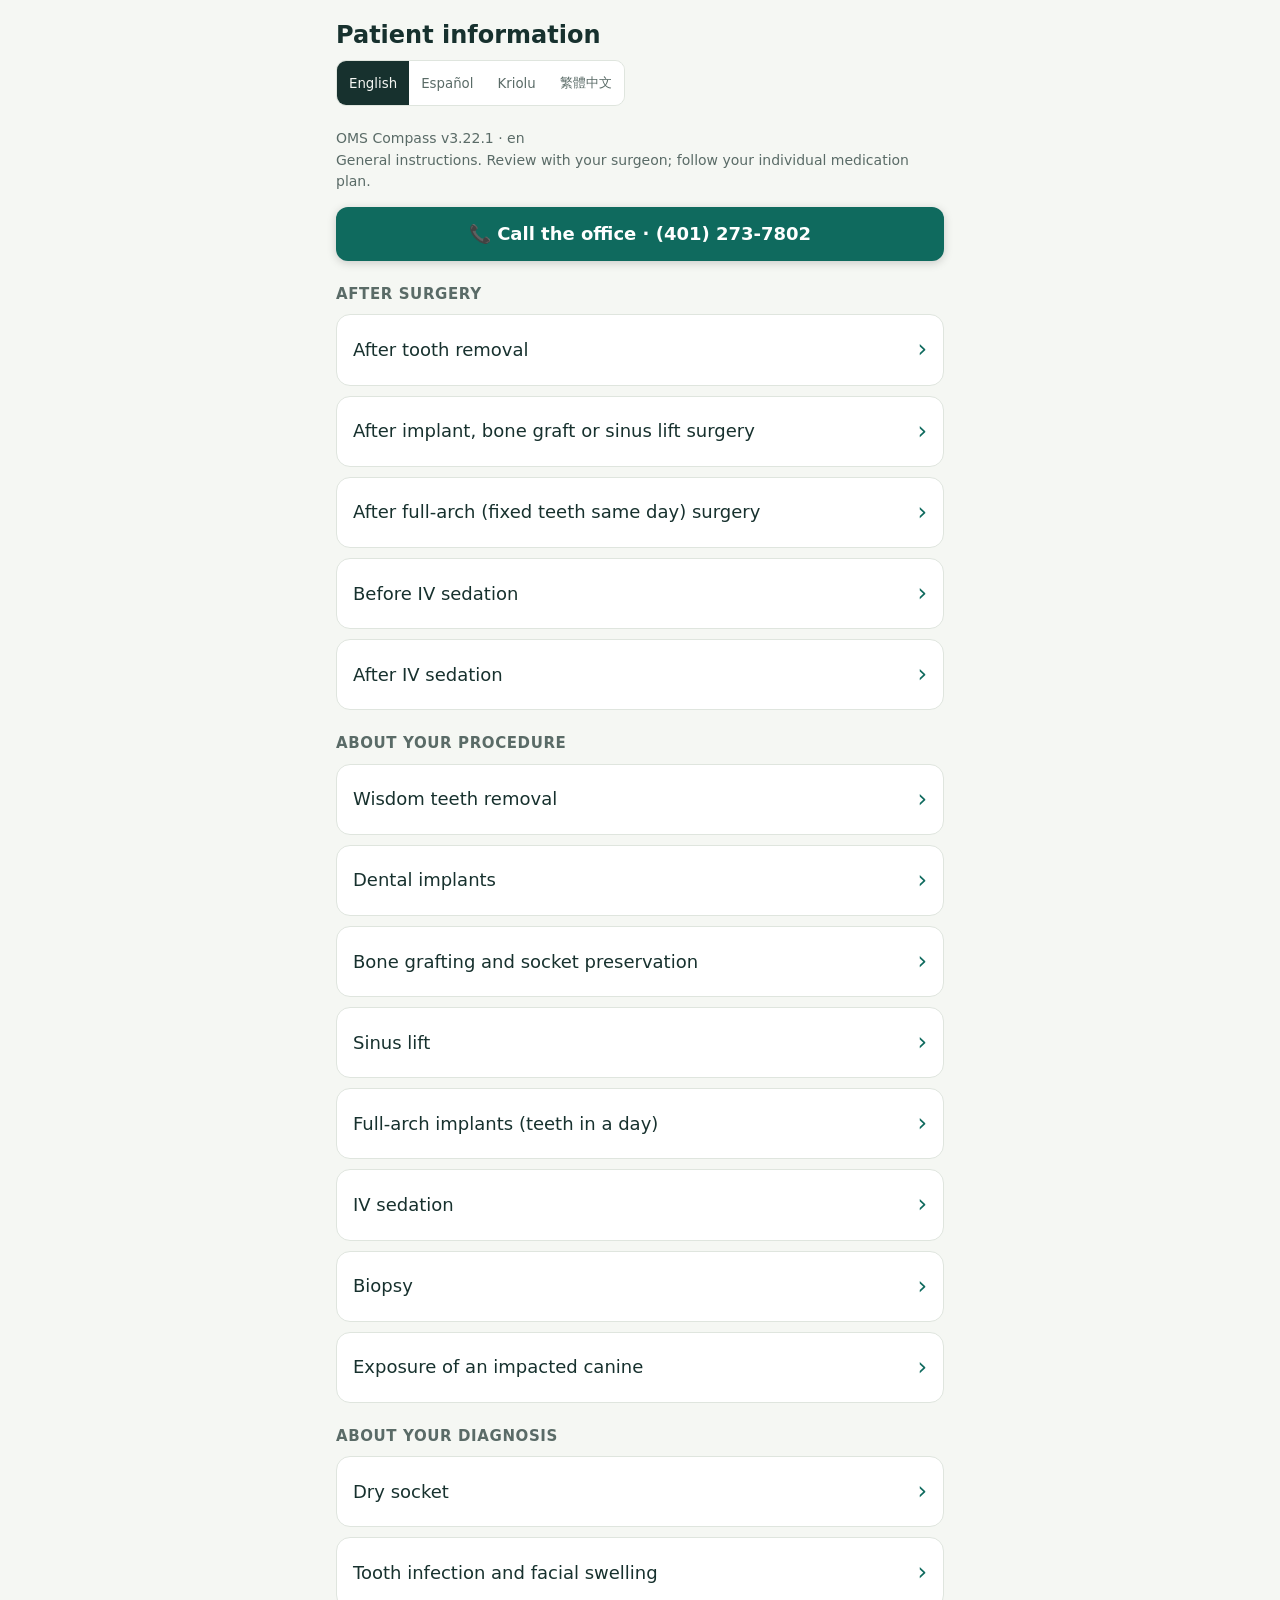
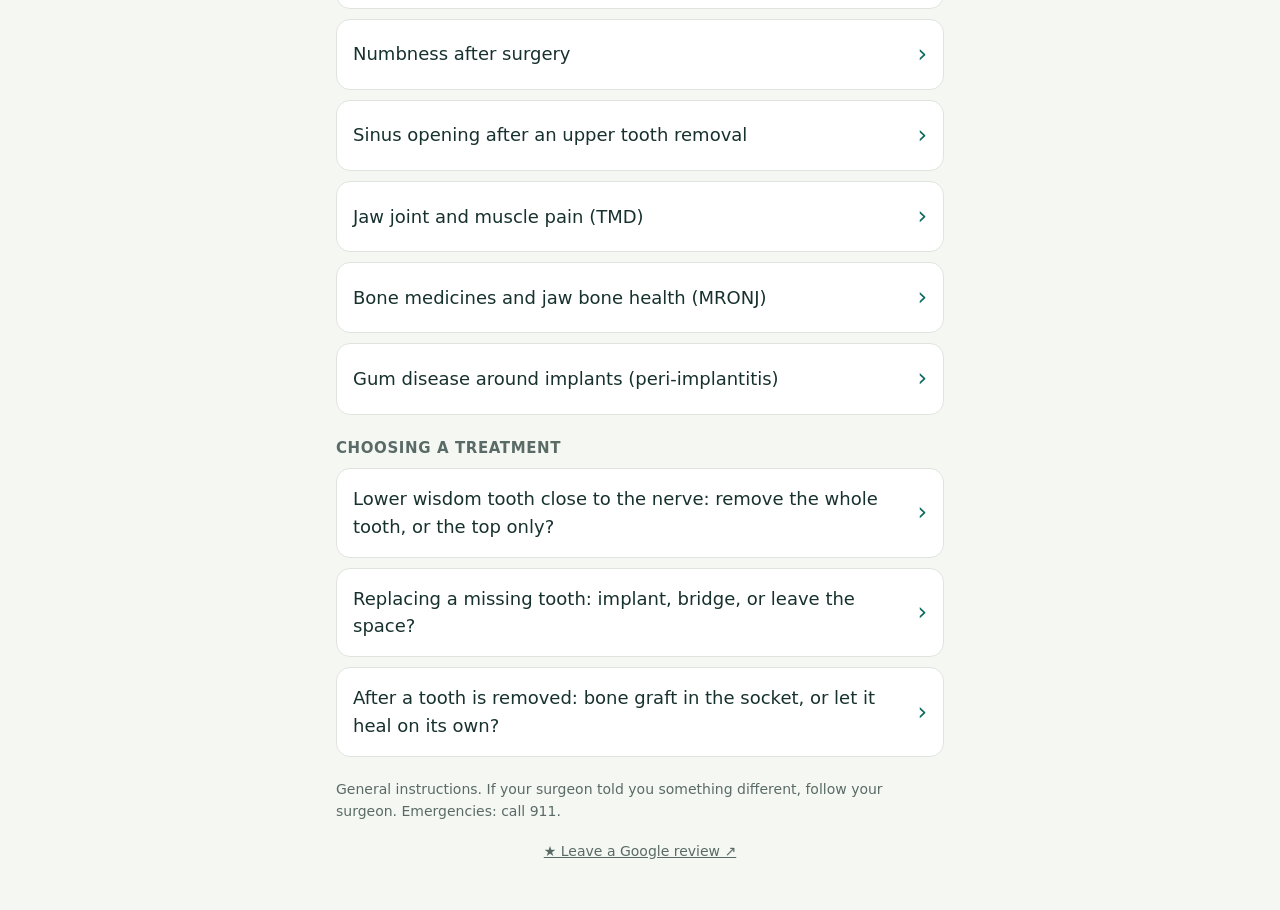
<file: handouts/index.html>
<!doctype html>
<html lang="en">
<head>
<meta charset="utf-8">
<meta name="viewport" content="width=device-width,initial-scale=1,viewport-fit=cover">
<title>Patient Information</title>
<meta name="description" content="Post-operative instructions and patient FAQs in English, Spanish, Cape Verdean Kriolu and Chinese.">
<meta name="robots" content="noindex">
<meta name="theme-color" content="#f5f7f3">
<link rel="icon" href="../icon-192.png">
<link rel="apple-touch-icon" href="../apple-touch-icon.png">
<style>
:root{--bg:#f5f7f3;--surface:#fff;--ink:#17312e;--muted:#5a6b67;--line:#dfe5de;--accent:#0f6a5e;--accent-ink:#fff;--red-bg:#fbece8;--red-line:#ebc1b5;--red-ink:#8b3322;color-scheme:light}
@media (prefers-color-scheme:dark){:root{--bg:#0f1a19;--surface:#162423;--ink:#e6efeb;--muted:#9db0aa;--line:#28403c;--accent:#4fb8a5;--accent-ink:#06211d;--red-bg:#341a15;--red-line:#6a3226;--red-ink:#f2b2a2;color-scheme:dark}}
*{box-sizing:border-box}
body{margin:0;background:var(--bg);color:var(--ink);font:18px/1.55 system-ui,-apple-system,'Segoe UI',sans-serif;-webkit-text-size-adjust:100%}
.wrap{max-width:640px;margin:0 auto;padding:16px max(16px,env(safe-area-inset-right)) 40px max(16px,env(safe-area-inset-left))}
header{display:flex;flex-direction:column;align-items:flex-start;gap:10px;margin:4px 0 14px}
.lang{flex-wrap:wrap}
h1{font-size:24px;line-height:1.25;margin:0}
h2{font-size:22px;line-height:1.3;margin:0 0 12px}
.lang{display:inline-flex;border:1px solid var(--line);border-radius:10px;overflow:hidden;flex:none}
.lang button{border:0;background:var(--surface);color:var(--muted);font:600 15px inherit;font-family:inherit;padding:8px 12px;min-height:44px;cursor:pointer}
.lang button[aria-pressed=true]{background:var(--ink);color:var(--bg)}
.list{display:flex;flex-direction:column;gap:10px}
.card{display:flex;justify-content:space-between;align-items:center;gap:12px;width:100%;text-align:left;background:var(--surface);color:var(--ink);border:1px solid var(--line);border-radius:14px;padding:16px;min-height:64px;font:600 18px/1.35 inherit;font-family:inherit;cursor:pointer;text-decoration:none}
.card span{color:var(--accent);font-size:24px}
.call.top{position:sticky;top:0;z-index:5;margin:0 0 14px;box-shadow:0 2px 10px rgba(0,0,0,.18)}
.all{display:block;text-align:center;margin:18px 0 6px;font-weight:600;color:var(--accent)}
.call{display:flex;align-items:center;justify-content:center;gap:8px;min-height:54px;border-radius:12px;background:var(--accent);color:var(--accent-ink);font-weight:700;text-decoration:none;margin:16px 0}
ol{padding-left:24px;margin:0}
li{margin:0 0 12px}
ul.hol{list-style:none;padding:0;margin:0 0 12px}ul.hol li{display:grid;grid-template-columns:30px 1fr;gap:6px;margin:8px 0;white-space:pre-line}ul.hol li.warn{margin-left:0}ul.hol .ic{font-size:20px;line-height:1.3}
.og h3{margin:18px 0 6px;font-size:17px}.og p{margin:4px 0 8px}.ogl{margin-right:4px}.ogl0{color:var(--accent)}
.revs{margin:18px 0 8px;font-size:14px;text-align:center}.revs a{color:var(--muted,#555)}
@media print{.revs a::after{content:' — ' attr(href)}}
li.warn{background:var(--red-bg);border:1px solid var(--red-line);color:var(--red-ink);border-radius:10px;padding:10px 12px;list-style-position:inside;margin-left:-24px;font-weight:600}
.back{border:1px solid var(--line);background:var(--surface);color:var(--accent);border-radius:10px;min-height:44px;padding:0 14px;font:600 16px inherit;font-family:inherit;cursor:pointer;margin-bottom:12px}
.row{display:grid;grid-template-columns:1fr 1fr;gap:10px}
.btn{min-height:50px;border-radius:12px;border:1px solid var(--line);background:var(--surface);color:var(--ink);font:600 16px inherit;font-family:inherit;cursor:pointer}
.rev{background:var(--surface);border:1px solid var(--line);border-radius:14px;padding:14px 16px;margin:16px 0;font-size:16px}
.rev p{margin:0 0 10px}
.rev a{display:flex;align-items:center;justify-content:center;min-height:50px;border-radius:12px;border:1px solid var(--accent);color:var(--accent);font-weight:700;text-decoration:none}
.note{font-size:14px;color:var(--muted);margin-top:22px}
@media print{.qa p.warn{background:none;color:#000;border:1px solid #000}}
h3.sec{font-size:15px;text-transform:uppercase;letter-spacing:.04em;color:var(--muted);margin:22px 0 8px}
.qa h3{font-size:18px;margin:18px 0 4px}
.qa p{margin:0}
.qa p.warn{background:var(--red-bg);border:1px solid var(--red-line);color:var(--red-ink);border-radius:10px;padding:10px 12px;font-weight:600}
:focus-visible{outline:3px solid var(--accent);outline-offset:2px}
@media print{.rev{border:1px solid #000}.rev a{border:0;justify-content:flex-start;min-height:0;color:#000}.rev a::after{content:' — ' attr(href);font-weight:400}body{background:#fff;color:#000;font-size:13pt}.lang,.back,.row,.noprint{display:none!important}.call{background:none;color:#000;justify-content:flex-start;margin:8px 0;padding:0;min-height:0}li.warn{background:none;color:#000;border:1px solid #000}}
.v2tabs{display:grid;grid-template-columns:repeat(auto-fit,minmax(0,1fr));gap:6px;margin:0 0 14px}.v2tabs button{min-height:48px;border:1px solid var(--line);border-radius:12px;background:var(--surface);color:var(--ink);font:600 16px inherit;font-family:inherit;cursor:pointer}.v2tabs button[aria-selected=true]{background:var(--ink);color:var(--bg)}
.v2draft{background:var(--red-bg);border:1px solid var(--red-line);color:var(--red-ink);border-radius:12px;padding:10px 12px;margin:0 0 12px;font-weight:600;font-size:16px}
.strip{display:grid;grid-template-columns:repeat(3,minmax(0,1fr));gap:8px;margin:12px 0}.strip div{background:var(--surface);border:1px solid var(--line);border-radius:12px;padding:10px;font-size:14px;color:var(--muted)}.strip b{display:block;color:var(--ink);font-size:16px;line-height:1.3;margin-top:2px}
.opt,.day,.esc{background:var(--surface);border:1px solid var(--line);border-radius:14px;padding:12px 14px;margin:0 0 10px}.opt h3,.day h3{margin:0 0 6px;font-size:18px}.opt ul,.day ul,.v2 ul{margin:4px 0 8px;padding-left:22px}.opt li,.day li,.v2 li{margin:0 0 6px}
.applies{border:2px solid var(--accent);border-radius:14px;padding:12px 14px;margin:12px 0}.applies h3{margin:0 0 6px;color:var(--accent);font-size:17px}
.esc summary,.day summary,.v2faq summary{min-height:48px;display:flex;align-items:center;font-weight:700;cursor:pointer}.esc.red{background:var(--red-bg);border-color:var(--red-line);color:var(--red-ink)}.esc.amber{border-color:#d9a441}.esc.green{border-color:var(--accent)}
.blk{font-size:14px;text-transform:uppercase;letter-spacing:.04em;color:var(--muted);margin:8px 0 2px}
.v2faq details{background:var(--surface);border:1px solid var(--line);border-radius:12px;padding:0 14px;margin:0 0 8px}.v2faq p{margin:0 0 12px}
@media print{.v2tabs,.v2draft{display:none!important}.v2 [hidden]{display:block!important}.v2 details{display:block}}
.row a.btn{font:600 16px inherit;font-family:inherit;color:var(--ink)}
</style>
</head>
<body>
<div class="wrap" id="app"></div>
<script src="v2.js"></script>
<script>
/* Patient handouts — same text as OMS Compass (Patient tab, post-op instructions): EN/ES/Kriolu/中文. Edit both together. */

const SITES={young:{ph:'(401) 273-7802',tel:'+14012737802',n:'Steven H. Young, DDS, OMS',u:'https://g.page/r/CWM8GLnZutc8EBE/review'},bayside:{ph:'(508) 422-5007',tel:'+15084225007',n:'Bayside Oral & Facial Surgery',u:'https://g.page/r/CVPfUjdMh6k6EBM/review'}};
/* Zero-PHI: only ?site= or ?ph= (a practice phone) may be in the link. Any other parameter is dropped from the address bar and ignored. */
const VQ=window.V2?V2.validateQuery(location.search):{ok:true,bad:[]};
if(!VQ.ok){const keep=new URLSearchParams();if(VQ.site)keep.set('site',VQ.site);if(VQ.ph)keep.set('ph',VQ.ph);try{history.replaceState(null,'',location.pathname+(keep.toString()?'?'+keep:'')+location.hash)}catch(e){}}
const QS=new URLSearchParams(location.search),PH_IN=(QS.get('ph')||'').replace(/\D/g,'').replace(/^1(?=\d{10}$)/,'');
/* ?ph=4015551234 gives a colleague's office number (practice number only, never patient data); that page shows no review link. */
const OWN=/^\d{10}$/.test(PH_IN)?{ph:`(${PH_IN.slice(0,3)}) ${PH_IN.slice(3,6)}-${PH_IN.slice(6)}`,tel:'+1'+PH_IN,n:'',u:''}:null;
const SITE=OWN||SITES[QS.get('site')]||SITES.young,PHONE=SITE.ph,TEL=SITE.tel;
const HO=[
{id:"ext",src:["mcgill"],t:{"en":"After tooth removal","es":"Después de una extracción dental","kea":"Dipôs di tira denti","zh":"拔牙後須知"},i:{
en:["Bleeding: bite firmly on the gauze for 30 minutes. Oozing for 1–2 days is normal. If heavier, sit up and bite on fresh folded gauze or a damp black tea bag for 30–60 minutes.","Swelling: ice the cheek 20 minutes on, 20 off, for 36 hours, then moist heat. It peaks on day 2–3. Sleep with your head raised for 2 nights.","First 24 hours: no rinsing, spitting or straws; they can dislodge the blood clot.","No smoking or vaping for at least 72 hours, ideally 1 week; it raises the risk of a painful dry socket.","From day 2: rinse gently with warm salt water (½ teaspoon in 1 cup) after meals and at bedtime, and brush gently. Augma Shield graft: prescribed rinse only, no salt water.","Diet: soft foods for 2 weeks; nothing hard, crunchy or seedy (nuts, chips, popcorn) for 3 weeks. Eat protein, don’t skip meals, and drink plenty of fluids.","Pain Medication Instructions\nFirst 24–48 hours: take both together every 6 hours, with food or a snack, ideally starting before the numbness wears off:\n• Advil (ibuprofen) 400 mg — two 200 mg tablets\n• Tylenol (acetaminophen) 500 mg — one Extra Strength tablet\nAfter that, take them only as needed for pain.\nDaily maximum: ibuprofen 2,400 mg (only if your surgeon directs); acetaminophen 3,000 mg.\nDo not add other products containing ibuprofen, NSAIDs or acetaminophen without asking us.\nCall us if pain gets much worse after improving, or the medicines do not help enough.","Skip ibuprofen with kidney disease, stomach ulcers, a blood thinner, pregnancy, or an aspirin or ibuprofen allergy. Skip Tylenol with liver disease, heavy drinking, or if your prescription pill already contains acetaminophen (for example, Percocet).","Finish any antibiotic; if you get a rash, stop it and call us. No alcohol for 24 hours or while taking opioids. Sit up for 1 minute before standing.","Nausea: nothing by mouth for 1 hour, then sip ginger ale or tea.","Normal: bruising (day 2–3), stiff jaw, sore throat, sharp bony edges, dry lip corners (use Vaseline). Stitches dissolve; the socket fills in over about 1 month.","Call us: bleeding that pressure won’t stop; pain or swelling worse after day 3, or throbbing pain toward the ear (dry socket); fever over 100.4°F (38°C); pus or bad taste; numbness the next day.","Trouble breathing or swallowing: call 911."],
es:["Sangrado: muerda firmemente la gasa por 30 minutos. Un sangrado leve por 1–2 días es normal. Si sangra más: siéntese derecho y muerda gasa limpia doblada o una bolsita de té negro húmeda por 30–60 minutos.","Hinchazón: hielo en la mejilla 20 minutos sí y 20 no por 36 horas; después, calor húmedo. La hinchazón es mayor el día 2–3. Duerma con la cabeza elevada por 2 noches.","Primeras 24 horas: no se enjuague, no escupa y no use popotes (pajillas). Pueden desprender el coágulo.","No fume ni vapee por al menos 72 horas, idealmente 1 semana. Aumenta el riesgo de alveolitis seca, que es muy dolorosa.","Desde el día 2: enjuáguese suavemente con agua tibia con sal (½ cucharadita en 1 taza) después de comer y al acostarse. Cepíllese con cuidado. Injerto Augma Shield: use solo el enjuague recetado, sin agua con sal.","Dieta: comidas blandas por 2 semanas; nada duro, crujiente ni con semillas (nueces, papitas, palomitas) por 3 semanas. Coma proteína, no se salte comidas y tome muchos líquidos.","Instrucciones para los medicamentos para el dolor\nPrimeras 24–48 horas: tome ambos juntos cada 6 horas, con comida o un refrigerio, de preferencia antes de que se pase la anestesia:\n• Advil (ibuprofeno) 400 mg — 2 tabletas de 200 mg\n• Tylenol (acetaminofén) 500 mg — 1 tableta Extra Strength\nDespués, tómelos solo si los necesita para el dolor.\nMáximo al día: ibuprofeno 2,400 mg (solo si su cirujano lo indica); acetaminofén 3,000 mg.\nNo tome otros productos con ibuprofeno, antiinflamatorios (AINE) o acetaminofén sin consultarnos.\nLlámenos si el dolor empeora mucho después de mejorar, o si los medicamentos no alivian lo suficiente.","No tome ibuprofeno si tiene enfermedad de los riñones o úlceras de estómago, toma un anticoagulante, está embarazada o es alérgico a la aspirina o al ibuprofeno. No tome Tylenol si tiene enfermedad del hígado, bebe mucho alcohol o su pastilla recetada ya contiene acetaminofén (por ejemplo, Percocet).","Termine el antibiótico; si le sale un sarpullido, suspéndalo y llámenos. No tome alcohol por 24 horas ni mientras tome opioides. Siéntese 1 minuto antes de ponerse de pie.","Náuseas: nada por la boca durante 1 hora; luego tome sorbos de ginger ale o té.","Es normal: moretones (día 2–3), rigidez de la mandíbula, dolor de garganta, bordes de hueso filosos y comisuras secas (use vaselina). Los puntos se disuelven solos; el alvéolo se rellena en aproximadamente 1 mes.","Llámenos si tiene: sangrado que no para con presión; dolor o hinchazón que empeora después del día 3, o dolor pulsátil hacia el oído (alveolitis seca); fiebre de más de 100.4°F (38°C); pus o mal sabor; adormecimiento al día siguiente.","Dificultad para respirar o tragar: llame al 911."],
kea:["Sangi: morde firmi na gaza pa 30 minutu. Un bokadinhu di sangi pa 1–2 dia é normal. Si sangi txeu: senta direitu i morde un gaza linpu dobradu, o un saketa di xá pretu moladu, pa 30–60 minutu.","Inxason: jelu na fasi 20 minutu, tira 20, duranti 36 ora; dipôs, kalor úmidu. Inxason ta fika más grandi na dia 2–3. Dormi ku kabesa altu pa 2 noti.","Purmeru 24 ora: ka bu lava boka, ka bu kuspi i ka bu uza palinha. Es kuzas pode tira kuágulu.","Ka bu fuma nen uza vape pa pelo menus 72 ora, midjór 1 simana. Ta aumenta risku di alvéolu seku, ki ta dói txeu.","A partir di dia 2: lava boka divagarinhu ku agu mornu ku sal (½ kudjer di xá na 1 kopu) dipôs di kumi i óra di bai dormi. Skova ku kuidadu. Enxertu Augma Shield: uza só rémédiu di lava boka ki nu pasa-bu, sen agu ku sal.","Kumida: kumida mol pa 2 simana; nada duru, ki ta stala o ku simenti (nozis, xips, pipoka) pa 3 simana. Kumi proteína, ka bu salta kumida i bebe txeu líkidu.","Instruson pa rémédiu di dor\nPurmeru 24–48 ora: toma es dos djuntu di 6 en 6 ora, ku kumida o un lanxi, midjór antis di anestezia pasa:\n• Advil (ibuprofénu) 400 mg — 2 kumprimidu di 200 mg\n• Tylenol (asetaminofénu) 500 mg — 1 kumprimidu Extra Strength\nDipôs, toma-s só si bu mesté pa dor.\nMásimu pa dia: ibuprofénu 2,400 mg (só si bu sirurjion manda); asetaminofénu 3,000 mg.\nKa bu toma otu rémédiu ku ibuprofénu, anti-inflamatóriu (AINE) o asetaminofénu sen purgunta-nu.\nTxoma-nu si dor fika txeu más pior dipôs di dja midjora, o si rémédiu ka ta tira dor sufisienti.","Ka bu toma ibuprofénu si bu ten duénsa di rin o úlsera na stómagu, si bu ta toma anti-koagulanti, si bu sta grávida o si bu é alérjiku a aspirina o ibuprofénu. Ka bu toma Tylenol si bu ten duénsa di fígadu, si bu ta bebe txeu, o si bu rémédiu di reseita dja ten asetaminofénu (pur izénplu Percocet).","Toma antibiótiku ti kaba; si bu tene manxa na pele, para i txoma-nu. Ka bu bebe álkool pa 24 ora nen enkuantu bu ta toma opioidi. Senta 1 minutu antis di labanta.","Nóziu: nada na boka pa 1 ora; dipôs bebe golinhu di ginger ale o xá.","É normal: manxa roxu (dia 2–3), kexada duru, garganta dodu, pontas di osu fínu i kantu di boka seku (poi vazelina). Pontu ta dizolve sozinhu; buraku ta intxi na más o menus 1 mês.","Txoma-nu si: sangi ki ka ta para ku prison; dor o inxason ki ta piora dipôs di dia 3, o dor ki ta latejá pa ladu di orelha (alvéolu seku); febri más di 100.4°F (38°C); pus o gostu mau; dormensia na dia sigínti.","Si bu tene difikuldadi di rispira o di ingoli: txoma 911."],
zh:["出血：用力咬住紗布30分鐘。1–2天內少量滲血屬正常。出血較多：坐直，咬住摺疊的乾淨紗布或浸濕的紅茶包30–60分鐘。","腫脹：前36小時在臉頰冷敷，敷20分鐘、停20分鐘；之後改為濕熱敷。腫脹在第2–3天最明顯。睡覺時墊高頭部，持續2晚。","前24小時：不要漱口、吐口水或用吸管，以免血塊脫落。","至少72小時內不要吸菸或吸電子煙，最好1週。吸菸會增加疼痛的乾槽症風險。","從第2天起：飯後和睡前用溫鹽水（1杯水加½茶匙鹽）輕輕漱口。輕輕刷牙。植入Augma Shield的：只用處方漱口水，不要用鹽水。","飲食：吃軟食2週；3週內不要吃硬的、脆的或有籽的食物（堅果、洋芋片、爆米花）。多吃蛋白質，不要不吃飯，多喝水。","止痛藥服用說明\n術後前24–48小時：每6小時同時服用以下兩種藥，隨餐或配點心，最好在麻藥消退前開始：\n• Advil（布洛芬）400毫克——200毫克片劑2片\n• Tylenol（乙醯胺酚）500毫克——加強型（Extra Strength）1片\n之後僅在疼痛時按需服用。\n每日最大劑量：布洛芬2,400毫克（僅在手術醫師指示時）；乙醯胺酚3,000毫克。\n未經我們同意，不要另外服用含布洛芬、其他非類固醇消炎藥（NSAID）或乙醯胺酚的藥物。\n如疼痛好轉後又明顯加重，或藥物止痛效果不夠，請致電我們。","以下情況不要服用布洛芬：腎病、胃潰瘍、服用抗凝血藥、懷孕，或對阿斯匹靈或布洛芬過敏。以下情況不要服用Tylenol：肝病、大量飲酒，或處方藥已含乙醯胺酚（例如Percocet）。","如開了抗生素，請服完全程；出現皮疹請停藥並致電我們。24小時內及服用鴉片類藥物期間不要飲酒。起身前先坐1分鐘。","噁心：1小時內不要經口進食任何東西；之後小口喝薑汁汽水或茶。","正常現象：淤青（第2–3天）、下顎僵硬、喉嚨痛、尖銳骨邊、嘴角乾裂（可塗凡士林）。縫線會自行溶解；拔牙窩約1個月長滿。","出現以下情況請致電我們：按壓止不住的出血；第3天後疼痛或腫脹加重，或向耳朵方向的跳痛（乾槽症）；發燒超過100.4°F（38°C）；有膿或口中異味；第二天仍然麻木。","呼吸或吞嚥困難：請撥打911。"]}},
{id:"imp",src:["mcgill"],t:{"en":"After implant, bone graft or sinus lift surgery","es":"Después de implantes, injerto óseo o elevación de seno","kea":"Dipôs di implanti, enxertu di osu o levantamentu di seiu","zh":"植牙、植骨或上顎竇提升術後須知"},i:{
en:["Bleeding: bite on the gauze for 30 minutes. Oozing for 1–2 days is normal.","Swelling: ice 20 minutes on, 20 off, for 36 hours, then moist heat. Sleep with your head raised for 2 nights.","Don’t touch the site with your tongue or fingers, or pull your lip to look.","Diet: don’t chew on the implant side for 3–4 weeks, or longer if we say. Implants on both sides: soft foods for 3–4 weeks. Nothing hard or crunchy.","Surgery day: no rinsing or spitting. From the next morning: Peridex rinse for 30 seconds twice a day, plus warm salt water (½ teaspoon in 1 cup) after meals; brush gently. Augma Shield graft: prescribed rinse only, no salt water.","Denture or flipper: leave it out as much as possible; it must not press on the site. Don’t eat with it until we adjust it.","Small sand-like graft granules may come out for a few days. This is normal.","Sinus lift: don’t blow your nose for 1 week. Sneeze with your mouth open. No straws. No flying for 2 weeks.","No smoking or vaping for at least 2 weeks (quitting is best); it raises the risk that the implant or graft fails.","Pain Medication Instructions\nFirst 24–48 hours: take both together every 6 hours, with food or a snack, ideally starting before the numbness wears off:\n• Advil (ibuprofen) 400 mg — two 200 mg tablets\n• Tylenol (acetaminophen) 500 mg — one Extra Strength tablet\nAfter that, take them only as needed for pain.\nDaily maximum: ibuprofen 2,400 mg (only if your surgeon directs); acetaminophen 3,000 mg.\nDo not add other products containing ibuprofen, NSAIDs or acetaminophen without asking us.\nCall us if pain gets much worse after improving, or the medicines do not help enough.","Skip ibuprofen with kidney disease, stomach ulcers, a blood thinner, pregnancy, or an aspirin or ibuprofen allergy. Skip Tylenol with liver disease, heavy drinking, or if your prescription pill already contains acetaminophen (for example, Percocet).","Finish any antibiotic; if you get a rash, stop it and call us.","Call us: bleeding that won’t stop; pain or swelling worse after day 3; fever; pus; a loose healing cap; exposed graft or membrane; air or fluid passing between mouth and nose; numbness the next day.","Trouble breathing or swallowing: call 911."],
es:["Sangrado: muerda la gasa por 30 minutos. Es normal un poco de sangrado leve por 1–2 días.","Hinchazón: hielo 20 minutos sí y 20 no por 36 horas; después, calor húmedo. Duerma con la cabeza elevada por 2 noches.","No toque la zona con la lengua ni los dedos, ni jale el labio para mirar.","Dieta: no mastique del lado del implante por 3–4 semanas, o más si se lo indicamos. Implantes en ambos lados: comidas blandas por 3–4 semanas. Nada duro ni crujiente.","Día de la cirugía: no se enjuague ni escupa. Desde la mañana siguiente: enjuague recetado (Peridex) dos veces al día por 30 segundos, más agua tibia con sal (½ cucharadita en 1 taza) después de comer. Cepíllese con cuidado. Injerto Augma Shield: solo el enjuague recetado, sin agua con sal.","Dentadura o puente removible: déjelo fuera lo más posible. No debe presionar la zona. No coma con él hasta que lo ajustemos.","Pueden salir pequeños gránulos del injerto, como arena, por unos días. Es normal.","Elevación de seno: no se suene la nariz por 1 semana. Estornude con la boca abierta. No use popotes. No viaje en avión por 2 semanas.","No fume ni vapee por al menos 2 semanas; lo mejor es dejarlo. Fumar aumenta el riesgo de que fallen el implante o el injerto.","Instrucciones para los medicamentos para el dolor\nPrimeras 24–48 horas: tome ambos juntos cada 6 horas, con comida o un refrigerio, de preferencia antes de que se pase la anestesia:\n• Advil (ibuprofeno) 400 mg — 2 tabletas de 200 mg\n• Tylenol (acetaminofén) 500 mg — 1 tableta Extra Strength\nDespués, tómelos solo si los necesita para el dolor.\nMáximo al día: ibuprofeno 2,400 mg (solo si su cirujano lo indica); acetaminofén 3,000 mg.\nNo tome otros productos con ibuprofeno, antiinflamatorios (AINE) o acetaminofén sin consultarnos.\nLlámenos si el dolor empeora mucho después de mejorar, o si los medicamentos no alivian lo suficiente.","No tome ibuprofeno si tiene enfermedad de los riñones o úlceras de estómago, toma un anticoagulante, está embarazada o es alérgico a la aspirina o al ibuprofeno. No tome Tylenol si tiene enfermedad del hígado, bebe mucho alcohol o su pastilla recetada ya contiene acetaminofén (por ejemplo, Percocet).","Termine el antibiótico. Si le sale un sarpullido, suspéndalo y llámenos.","Llámenos si tiene: sangrado que no para; dolor o hinchazón que empeora después del día 3; fiebre; pus; un tornillo de cicatrización flojo; injerto o membrana expuestos; paso de aire o líquido entre la boca y la nariz; adormecimiento al día siguiente.","Dificultad para respirar o tragar: llame al 911."],
kea:["Sangi: morde na gaza pa 30 minutu. Un bokadinhu di sangi pa 1–2 dia é normal.","Inxason: jelu 20 minutu, tira 20, duranti 36 ora; dipôs, kalor úmidu. Dormi ku kabesa altu pa 2 noti.","Ka bu toka na lugar ku língua o ku dedu, nen ka bu puxa lábiu pa djobe.","Kumida: ka bu mastiga di ladu di implanti pa 3–4 simana, o más si nu fla-bu. Implanti na dos ladu: kumida mol pa 3–4 simana. Nada duru nen ki ta stala.","Dia di sirurjia: ka bu lava boka nen ka bu kuspi. A partir di palmanhan sigínti: rémédiu di lava boka (Peridex) 2 bes pa dia pa 30 sigundu, i agu mornu ku sal (½ kudjer di xá na 1 kopu) dipôs di kumi. Skova ku kuidadu. Enxertu Augma Shield: só rémédiu di lava boka, sen agu ku sal.","Dentadura o ponti di tira-poi: dexa-l fora más ki bu pode. E ka debe karga riba di lugar. Ka bu kumi ku el ti nu djusta-l.","Pode sai pedasinhu pikinoti di enxertu, sima areia, duranti uns dia. É normal.","Levantamentu di seiu: ka bu asua naris pa 1 simana. Spirra ku boka abertu. Ka bu uza palinha. Ka bu bua di avion pa 2 simana.","Ka bu fuma nen uza vape pa pelo menus 2 simana; midjór é dexa di bes. Fuma ta aumenta risku di implanti o enxertu fadja.","Instruson pa rémédiu di dor\nPurmeru 24–48 ora: toma es dos djuntu di 6 en 6 ora, ku kumida o un lanxi, midjór antis di anestezia pasa:\n• Advil (ibuprofénu) 400 mg — 2 kumprimidu di 200 mg\n• Tylenol (asetaminofénu) 500 mg — 1 kumprimidu Extra Strength\nDipôs, toma-s só si bu mesté pa dor.\nMásimu pa dia: ibuprofénu 2,400 mg (só si bu sirurjion manda); asetaminofénu 3,000 mg.\nKa bu toma otu rémédiu ku ibuprofénu, anti-inflamatóriu (AINE) o asetaminofénu sen purgunta-nu.\nTxoma-nu si dor fika txeu más pior dipôs di dja midjora, o si rémédiu ka ta tira dor sufisienti.","Ka bu toma ibuprofénu si bu ten duénsa di rin o úlsera na stómagu, si bu ta toma anti-koagulanti, si bu sta grávida o si bu é alérjiku a aspirina o ibuprofénu. Ka bu toma Tylenol si bu ten duénsa di fígadu, si bu ta bebe txeu, o si bu rémédiu di reseita dja ten asetaminofénu (pur izénplu Percocet).","Toma antibiótiku ti kaba. Si bu tene manxa na pele, para i txoma-nu.","Txoma-nu si: sangi ki ka ta para; dor o inxason ki ta piora dipôs di dia 3; febri; pus; tanpa di kikatrizason mole; enxertu o membrana diskubertu; ar o líkidu ta pasa entri boka ku naris; dormensia na dia sigínti.","Si bu tene difikuldadi di rispira o di ingoli: txoma 911."],
zh:["出血：咬住紗布30分鐘。1–2天內有少量滲血屬正常現象。","腫脹：前36小時冷敷，敷20分鐘、停20分鐘；之後改為濕熱敷。睡覺時墊高頭部，持續2晚。","不要用舌頭或手指碰觸傷口，也不要拉開嘴唇檢視。","飲食：3–4週內不要用植體一側咀嚼，如我們另有指示則更久。兩側都有植體：吃軟食3–4週。不要吃硬的或脆的食物。","手術當天：不要漱口或吐口水。從第二天早上起：每天2次用處方漱口水（Peridex）含漱30秒，飯後加用溫鹽水（1杯水加½茶匙鹽）漱口。輕輕刷牙。植入Augma Shield的：只用處方漱口水，不要用鹽水。","假牙或臨時活動牙：儘量不戴，不能壓到手術部位。在我們調整好之前，不要戴著它吃東西。","幾天內可能會有像細沙一樣的植骨顆粒掉出來，這是正常的。","上顎竇提升術：1週內不要擤鼻涕。打噴嚏時張開嘴。不要用吸管。2週內不要搭飛機。","至少2週內不要吸菸或吸電子煙，最好徹底戒菸。吸菸會增加植體或植骨失敗的風險。","止痛藥服用說明\n術後前24–48小時：每6小時同時服用以下兩種藥，隨餐或配點心，最好在麻藥消退前開始：\n• Advil（布洛芬）400毫克——200毫克片劑2片\n• Tylenol（乙醯胺酚）500毫克——加強型（Extra Strength）1片\n之後僅在疼痛時按需服用。\n每日最大劑量：布洛芬2,400毫克（僅在手術醫師指示時）；乙醯胺酚3,000毫克。\n未經我們同意，不要另外服用含布洛芬、其他非類固醇消炎藥（NSAID）或乙醯胺酚的藥物。\n如疼痛好轉後又明顯加重，或藥物止痛效果不夠，請致電我們。","以下情況不要服用布洛芬：腎病、胃潰瘍、服用抗凝血藥、懷孕，或對阿斯匹靈或布洛芬過敏。以下情況不要服用Tylenol：肝病、大量飲酒，或處方藥已含乙醯胺酚（例如Percocet）。","如開了抗生素，請服完全程。出現皮疹請停藥並致電我們。","出現以下情況請致電我們：出血不止；第3天後疼痛或腫脹加重；發燒；有膿；癒合帽鬆動；植骨材料或膜外露；口腔與鼻腔之間有空氣或液體相通；第二天仍有麻木。","呼吸或吞嚥困難：請撥打911。"]}},
{id:"arch",src:["mcgill"],t:{"en":"After full-arch (fixed teeth same day) surgery","es":"Después de cirugía de arcada completa (dientes fijos el mismo día)","kea":"Dipôs di sirurjia di arkada interu (denti fixu na mesmu dia)","zh":"全口植牙（當天固定牙）術後須知"},i:{
en:["First 2 days: gauze, ice and head raised, as for any oral surgery.","Your new teeth are temporary and fixed in place. Don’t try to remove them.","Diet: liquids and very soft food for 2 weeks, then fork-tender food until we clear you (usually about 3 months). Don’t bite hard food with your front teeth.","From about day 7: clean under the bridge twice a day with a water flosser on its lowest setting. Use the prescribed rinse.","No smoking or vaping for at least 2 weeks (quitting for good is best); it raises the risk that the implants fail.","Pain Medication Instructions\nFirst 24–48 hours: take both together every 6 hours, with food or a snack, ideally starting before the numbness wears off:\n• Advil (ibuprofen) 400 mg — two 200 mg tablets\n• Tylenol (acetaminophen) 500 mg — one Extra Strength tablet\nAfter that, take them only as needed for pain.\nDaily maximum: ibuprofen 2,400 mg (only if your surgeon directs); acetaminophen 3,000 mg.\nDo not add other products containing ibuprofen, NSAIDs or acetaminophen without asking us.\nCall us if pain gets much worse after improving, or the medicines do not help enough.","Skip ibuprofen with kidney disease, stomach ulcers, a blood thinner, pregnancy, or an aspirin or ibuprofen allergy. Skip Tylenol with liver disease, heavy drinking, or if your prescription pill already contains acetaminophen (for example, Percocet).","Speech and bite feel different for a few weeks; this is normal. Wear your night guard every night if we gave you one.","Call us: a loose, cracked or moving bridge; an uneven bite or one sore spot; swelling, pus or fever.","Keep every follow-up visit; they protect the implants while they heal."],
es:["Primeros 2 días: gasa, hielo y cabeza elevada, como en cualquier cirugía oral.","Sus dientes nuevos son provisionales y están fijos. No intente quitarlos.","Dieta: líquidos y comida muy blanda las primeras 2 semanas; después, comida que se pueda partir con un tenedor hasta que le demos el alta (por lo general unos 3 meses). No muerda comida dura con los dientes de enfrente.","Limpie debajo del puente dos veces al día con un irrigador de agua en su nivel más bajo, a partir del día 7 aproximadamente. Use el enjuague recetado.","No fume ni use cigarrillos electrónicos (vapeo) por al menos 2 semanas. Lo mejor es dejar de fumar por completo. Fumar aumenta el riesgo de que fallen los implantes.","Instrucciones para los medicamentos para el dolor\nPrimeras 24–48 horas: tome ambos juntos cada 6 horas, con comida o un refrigerio, de preferencia antes de que se pase la anestesia:\n• Advil (ibuprofeno) 400 mg — 2 tabletas de 200 mg\n• Tylenol (acetaminofén) 500 mg — 1 tableta Extra Strength\nDespués, tómelos solo si los necesita para el dolor.\nMáximo al día: ibuprofeno 2,400 mg (solo si su cirujano lo indica); acetaminofén 3,000 mg.\nNo tome otros productos con ibuprofeno, antiinflamatorios (AINE) o acetaminofén sin consultarnos.\nLlámenos si el dolor empeora mucho después de mejorar, o si los medicamentos no alivian lo suficiente.","No tome ibuprofeno si tiene enfermedad de los riñones o úlceras de estómago, toma un anticoagulante, está embarazada o es alérgico a la aspirina o al ibuprofeno. No tome Tylenol si tiene enfermedad del hígado, bebe mucho alcohol o su pastilla recetada ya contiene acetaminofén (por ejemplo, Percocet).","Su forma de hablar y su mordida se sentirán diferentes por unas semanas; es normal. Use su protector nocturno todas las noches si le dimos uno.","Llámenos si: el puente está flojo, roto o se mueve; la mordida se siente dispareja o duele en un punto; tiene hinchazón, pus o fiebre.","Asista a todas sus citas de control. Protegen los implantes mientras sanan."],
kea:["Purmeru 2 dia: gaza, jelu i kabesa altu, sima na kualker sirurjia di boka.","Bu denti novu é provizóriu i é fixu. Ka bu tenta tira-s.","Kumida: líkidu i kumida mutu mol duranti 2 purmeru simana; dipôs, kumida ki garfu ta parti fásil ti nu da-bu alta (normalmenti uns 3 mês). Ka bu morde kumida duru ku denti di frenti.","Linpa baxu di ponti 2 bes pa dia ku un irigador di agu na nível más baxu, a partir más o menus di dia 7. Uza rémédiu di lava boka ki nu pasa-bu.","Ka bu fuma nen ka bu uza sigaru eletróniku (vape) pa pelo menus 2 simana. Midjór é dexa di fuma di bes. Fuma ta aumenta risku di implanti fadja.","Instruson pa rémédiu di dor\nPurmeru 24–48 ora: toma es dos djuntu di 6 en 6 ora, ku kumida o un lanxi, midjór antis di anestezia pasa:\n• Advil (ibuprofénu) 400 mg — 2 kumprimidu di 200 mg\n• Tylenol (asetaminofénu) 500 mg — 1 kumprimidu Extra Strength\nDipôs, toma-s só si bu mesté pa dor.\nMásimu pa dia: ibuprofénu 2,400 mg (só si bu sirurjion manda); asetaminofénu 3,000 mg.\nKa bu toma otu rémédiu ku ibuprofénu, anti-inflamatóriu (AINE) o asetaminofénu sen purgunta-nu.\nTxoma-nu si dor fika txeu más pior dipôs di dja midjora, o si rémédiu ka ta tira dor sufisienti.","Ka bu toma ibuprofénu si bu ten duénsa di rin o úlsera na stómagu, si bu ta toma anti-koagulanti, si bu sta grávida o si bu é alérjiku a aspirina o ibuprofénu. Ka bu toma Tylenol si bu ten duénsa di fígadu, si bu ta bebe txeu, o si bu rémédiu di reseita dja ten asetaminofénu (pur izénplu Percocet).","Bu manera di papia i bu mordida ta xinti diferenti pa algun simana; é normal. Uza bu protetor di noti tudu noti si nu da-bu un.","Txoma-nu si: ponti sta mole, rakadu o ta mexe; mordida ta xinti dizigual o ta dói na un pontu; inxason, pus o febri.","Ben pa tudu bu konsulta di kontrolu. Es ta proteje implantis enkuantu es ta kura."],
zh:["前2天：與其他口腔手術一樣，咬紗布、冷敷並墊高頭部。","您的新牙是臨時的，並且是固定的。不要試圖自行取下。","飲食：前2週吃流質和非常軟的食物；之後吃用叉子就能輕鬆分開的軟食，直到我們通知您可以恢復正常飲食（通常約3個月）。不要用前牙咬硬的食物。","大約從第7天起，每天2次用沖牙機（調到最低檔）清潔牙橋下方。使用我們開的漱口水。","至少2週內不要吸菸或吸電子煙，最好徹底戒菸。吸菸會增加植體失敗的風險。","止痛藥服用說明\n術後前24–48小時：每6小時同時服用以下兩種藥，隨餐或配點心，最好在麻藥消退前開始：\n• Advil（布洛芬）400毫克——200毫克片劑2片\n• Tylenol（乙醯胺酚）500毫克——加強型（Extra Strength）1片\n之後僅在疼痛時按需服用。\n每日最大劑量：布洛芬2,400毫克（僅在手術醫師指示時）；乙醯胺酚3,000毫克。\n未經我們同意，不要另外服用含布洛芬、其他非類固醇消炎藥（NSAID）或乙醯胺酚的藥物。\n如疼痛好轉後又明顯加重，或藥物止痛效果不夠，請致電我們。","以下情況不要服用布洛芬：腎病、胃潰瘍、服用抗凝血藥、懷孕，或對阿斯匹靈或布洛芬過敏。以下情況不要服用Tylenol：肝病、大量飲酒，或處方藥已含乙醯胺酚（例如Percocet）。","幾週內您說話和咬合的感覺會有所不同，這是正常的。如果我們給了您夜間護牙套，請每晚佩戴。","出現以下情況請致電我們：牙橋鬆動、破裂或移動；咬合不平或某一點疼痛；腫脹、有膿或發燒。","請按時參加每次複診。複診可在癒合期間保護植體。"]}},
{id:"presed",src:["fast","glp1"],t:{"en":"Before IV sedation","es":"Antes de la sedación intravenosa","kea":"Antis di sedason na veia","zh":"靜脈鎮靜前須知"},i:{
en:["No solid food, milk or gum for 8 hours before your appointment.","Clear liquids (water, apple juice, black coffee or tea, no milk) are OK until 2 hours before. Then nothing.","Medicines: ask us which usual medicines to take, with a sip of water. Tell us if you take a blood thinner or a weekly diabetes or weight-loss shot (Ozempic, Wegovy, Mounjaro, Zepbound, Trulicity).","No smoking or vaping for at least 2 days and no cannabis (smoked, vaped or edible) for 3 days before.","A responsible adult must come with you, stay in the office, and drive you home. No driving or machinery for at least 24 hours after sedation.","Wear loose sleeves that roll above the elbow, and flat shoes. Remove contacts, jewelry and dentures. No nail polish or heavy makeup.","Sick before your appointment (cold, fever, vomiting)? Call us."],
es:["Comida: nada de comida sólida, leche ni chicle durante 8 horas antes de su cita.","Puede tomar líquidos claros hasta 2 horas antes: agua, jugo de manzana, café o té negro (sin leche). Después, nada.","Medicinas: pregúntenos cuáles de sus medicinas habituales debe tomar y tómelas con un sorbo de agua. Avísenos si toma un anticoagulante o usa una inyección semanal para la diabetes o para bajar de peso (Ozempic, Wegovy, Mounjaro, Zepbound, Trulicity).","No fume ni vapee por al menos 2 días, ni use cannabis (fumado, vapeado o comestible) por 3 días antes.","Un adulto responsable debe acompañarlo, quedarse en la oficina y llevarlo a casa. No maneje ni use maquinaria durante al menos 24 horas después de la sedación.","Use mangas holgadas que se puedan subir por encima del codo y zapatos bajos. Quítese lentes de contacto, joyas y dentaduras. Sin esmalte de uñas ni mucho maquillaje.","Si se enferma antes de su cita (resfriado, fiebre, vómitos), llámenos."],
kea:["Kumida: nada di kumida sólidu, leti o txikleti duranti 8 ora antis di bu konsulta.","Líkidu klaru é dretu ti 2 ora antis: agu, sumu di masan, kafé o xá pretu (sen leti). Dipôs, nada.","Rémédiu: purgunta-nu kal di bu rémédiu di kada dia ki bu debe toma, i toma-s ku un golinhu di agu. Fla-nu si bu ta toma anti-koagulanti o un injeson di simana pa diabetis o pa perde pézu (Ozempic, Wegovy, Mounjaro, Zepbound, Trulicity).","Ka bu fuma nen uza vape pa pelo menus 2 dia, i ka bu uza kanábis (fumadu, vape o kumida) pa 3 dia antis.","Un adultu rasponsável ten ki ben ku bu, fika na ofisina i leba-bu kasa. Ka bu kondus nen uza mákina pa pelo menus 24 ora dipôs di sedason.","Bisti manga largu ki ta subi riba di kotovelu i sapatu baxu. Tira lenti di kontatu, joia i dentadura. Sen verniz di unha nen txeu maquiaji.","Si bu fika duenti antis di bu konsulta (konstipason, febri, vómitu), txoma-nu."],
zh:["飲食：預約前8小時內不要吃固體食物、喝牛奶或嚼口香糖。","術前2小時之前可以喝清澈的液體：水、蘋果汁、黑咖啡或清茶（不加牛奶）。之後什麼都不要喝。","藥物：請問我們平時的藥物中哪些要照常服用，並用一小口水送服。如果您服用抗凝血藥，或每週注射一次治療糖尿病或減重的藥物（Ozempic、Wegovy、Mounjaro、Zepbound、Trulicity），請告訴我們。","術前至少2天內不要吸菸或吸電子煙；術前3天內不要使用大麻（吸食、電子煙或食用）。","必須由一名負責任的成年人陪同前來，留在診所並開車送您回家。鎮靜後至少24小時內不要開車或操作機器。","穿袖子能捲到手肘以上的寬鬆衣服和平底鞋。取下隱形眼鏡、首飾和假牙。不要塗指甲油或濃妝。","如果您在預約前生病（感冒、發燒、嘔吐），請致電我們。"]}},
{id:"sed",src:["hsdm"],t:{"en":"After IV sedation","es":"Después de la sedación intravenosa","kea":"Dipôs di sedason na veia","zh":"靜脈鎮靜後須知"},i:{
en:["A responsible adult must take you home and stay with you the rest of the day (at least 4 hours).","For at least 24 hours: no driving, machinery, stove cooking, important decisions or signing documents. No alcohol for 24 hours, and no driving while taking opioid pain medicine.","Do not care for young children alone today.","Start with sips of clear fluids, then light food. Nausea: small sips; ginger ale can help.","Rest with your head raised. Feeling sleepy or forgetful today is normal.","A small bruise at the IV site is normal. Call us for a red, painful streak or swelling in the arm.","Call 911: trouble breathing, cannot be woken, or chest pain."],
es:["Un adulto responsable debe llevarlo a casa y quedarse con usted el resto del día (al menos 4 horas).","Durante al menos 24 horas después de la sedación intravenosa: no maneje, no use maquinaria, no cocine en la estufa, ni tome decisiones importantes o firme documentos. No tome alcohol por 24 horas. No maneje mientras tome analgésicos opioides.","No cuide solo a niños pequeños hoy.","Empiece con sorbos de líquidos claros y luego comida ligera. Si tiene náuseas, tome sorbos pequeños; el ginger ale puede ayudar.","Descanse con la cabeza elevada. Puede sentirse con sueño u olvidadizo hoy.","Es normal un pequeño moretón donde estuvo el suero. Llámenos si hay una línea roja y dolorosa o hinchazón en el brazo.","Llame al 911 si: le cuesta respirar, no se puede despertar o tiene dolor en el pecho."],
kea:["Un adultu rasponsável ten ki leba-bu kasa i fika ku bu resta di dia (pelo menus 4 ora).","Pa pelo menus 24 ora dipôs di sedason na veia: ka bu kondus, ka bu uza mákina, ka bu kuzinha na fogon, nen ka bu toma disizon importanti o sina dokumentu. Ka bu bebe álkool pa 24 ora. Ka bu kondus enkuantu bu sta ta toma rémédiu pa dor opioidi.","Oji ka bu toma konta di mininu pikinoti sozinhu.","Kumesa ku golinhu di líkidu klaru, dipôs kumida leve. Si bu sta ku nóziu, bebe golinhu pikinoti; ginger ale pode djuda.","Diskansa ku kabesa altu. Oji bu pode xinti ku sonu o skesedu.","Un manxa roxu pikinoti na lugar di soru é normal. Txoma-nu si bu tene un risku burmedju ki ta dói o inxason na brasu.","Txoma 911 si: difikuldadi di rispira, ka ta kunsigi korda, o dor na pextu."],
zh:["必須由一名負責任的成年人送您回家，並在當天餘下時間陪伴您（至少4小時）。","靜脈鎮靜後至少24小時內：不要開車、操作機器、用爐灶做飯，也不要做重要決定或簽署文件。24小時內不要飲酒。服用鴉片類止痛藥期間不要開車。","今天不要獨自照顧幼兒。","先小口喝清澈的液體，再吃清淡的食物。如有噁心，請小口慢喝；薑汁汽水可能有幫助。","休息時墊高頭部。今天您可能會感到睏倦或健忘。","靜脈輸液處有小塊淤青是正常的。如手臂出現發紅、疼痛的條紋或腫脹，請致電我們。","請撥打911：呼吸困難、叫不醒，或胸痛。"]}}];
/* ===== Patient FAQs: procedures and diagnoses (EN/ES/Kriolu/中文; a language missing from FAQ_LANGS shows English). Each item is [question, answer]. ===== */
const FAQ=[
{id:"fwis",k:"proc",t:{"en":"Wisdom teeth removal","es":"Extracción de muelas del juicio","kea":"Tira denti di juízu","zh":"拔除智齒"},i:{
en:[["Why remove them?","Wisdom teeth often lack room to come in. They can cause infection, decay or gum disease in the tooth next to them, or cysts. We recommend removal when there is a problem now or a high chance of one later."],["Is there a best age?","Usually the late teens or early twenties. Roots are shorter and bone is softer, so healing is faster and nerve risk is lower."],["Will I be awake?","You choose with us: local numbing only, or IV sedation so you are relaxed and remember little."],["How long is recovery?","Swelling peaks on day 2–3. Most people return to school or work in 3–5 days. Soft food for about 2 weeks."],["What are the risks?","Swelling, bruising and dry socket are the most common. Lower teeth sit near a nerve; numbness of the lip, chin or tongue can occur and is usually temporary. Upper teeth sit near the sinus. We will review your own risk from your X-rays."]],
es:[["¿Por qué sacarlas?","Las muelas del juicio a menudo no tienen espacio para salir. Pueden causar infección, caries o enfermedad de las encías en la muela de al lado, o quistes. Recomendamos sacarlas cuando ya hay un problema o hay mucha probabilidad de que lo haya."],["¿Hay una edad ideal?","Por lo general, al final de la adolescencia o a principios de los 20 años. Las raíces son más cortas y el hueso más blando, así que se sana más rápido y hay menos riesgo para el nervio."],["¿Estaré despierto?","Usted decide con nosotros: solo anestesia local, o sedación intravenosa para estar relajado y recordar poco."],["¿Cuánto dura la recuperación?","La hinchazón es mayor el día 2–3. La mayoría vuelve a la escuela o al trabajo en 3–5 días. Comida blanda por unas 2 semanas."],["¿Cuáles son los riesgos?","Lo más común es hinchazón, moretones y alveolitis seca. Las muelas de abajo están cerca de un nervio; puede haber adormecimiento del labio, la barbilla o la lengua, que por lo general es temporal. Las de arriba están cerca del seno. Revisaremos su riesgo en sus radiografías."]],
kea:[["Pamodi ki nu ta tira-s?","Txeu bes denti di juízu ka ten spasu pa nase. Es pode djunta infeson, kári o duensa di jenjiva na denti di ladu, o kistu. Nu ta rakomenda tira-s ora ki dja ten un prubléma, o si ten txeu xansi di ten un dipôs."],["Ten un idadi midjór?","Normalmenti na fin di adoleséncia o na komésu di 20 anu. Raís é más kurtu i osu é más mol, entón ta kura más rápidu i risku pa nérvu é más baxu."],["N ta fika korda?","Bu ta disidi ku nos: só aneztezia lokal, o sedason na veia pa bu fika rilaxadu i lembra pouku."],["Kantu tenpu ta leba pa rekupera?","Inxason ta fika más grandi na dia 2–3. Má párti di genti ta volta pa skóla o trabadju na 3–5 dia. Kumida mol pa más o menus 2 simana."],["Kuze ki é risku?","Kuza más kumun é inxason, manxa roxu i alvéolu seku. Denti di baxu sta pertu di un nérvu; lábiu, kexu o língua pode fika dromidu, má normalmenti é pa un tenpu só. Denti di riba sta pertu di seiu. Nu ta odja bu risku na bu raio-X."]],
zh:[["為什麼要拔除？","智齒常常沒有足夠的空間長出來。它們可能引起感染、鄰牙蛀牙或牙周病，或形成囊腫。如果現在已有問題，或將來很可能出現問題，我們建議拔除。"],["有最佳年齡嗎？","通常是十幾歲後期或二十出頭。這時牙根較短、骨質較軟，癒合更快，神經受損的風險也更低。"],["我會是清醒的嗎？","您可以和我們一起決定：只用局部麻醉，或用靜脈鎮靜讓您放鬆，術後幾乎不記得過程。"],["恢復需要多久？","腫脹在第2–3天最明顯。大多數人3–5天後可以回到學校或工作。吃軟食約2週。"],["有哪些風險？","最常見的是腫脹、淤青和乾槽症。下顎智齒靠近神經，可能出現嘴唇、下巴或舌頭麻木，通常是暫時的。上顎智齒靠近上顎竇。我們會根據您的X光片評估您的個人風險。"]]}},
{id:"fimp",k:"proc",t:{"en":"Dental implants","es":"Implantes dentales","kea":"Implanti dentáriu","zh":"植牙"},i:{
en:[["What is an implant?","A small titanium or zirconia post placed in the jawbone. It acts like a tooth root and holds a crown, bridge or denture."],["Does it hurt?","Most people say it hurts less than a tooth removal. Over-the-counter pain medicine is usually enough for 2–3 days."],["How long until I get my tooth?","The bone usually needs about 2–6 months to bond to the implant. Sometimes a temporary tooth is placed the same day. Your plan depends on bone quality and how firm the implant is at surgery."],["How long do implants last?","Most last many years. Daily cleaning, regular checkups and not smoking give the best chance."],["Who is at higher risk of problems?","People who smoke, have poorly controlled diabetes, grind their teeth, or have past gum disease. Tell us about bone or cancer medicines and head and neck radiation."]],
es:[["¿Qué es un implante?","Un pequeño poste de titanio o zirconio que se coloca en el hueso. Funciona como la raíz de un diente y sostiene una corona, un puente o una dentadura."],["¿Duele?","La mayoría dice que duele menos que una extracción. Por lo general bastan analgésicos sin receta por 2–3 días."],["¿Cuánto falta para tener mi diente?","El hueso suele tardar unos 2–6 meses en unirse al implante. A veces se coloca un diente provisional el mismo día. Su plan depende de la calidad del hueso y de qué tan firme quede el implante en la cirugía."],["¿Cuánto duran los implantes?","La mayoría dura muchos años. Limpiarlos a diario, ir a sus controles y no fumar da la mejor probabilidad."],["¿Quién tiene más riesgo de problemas?","Las personas que fuman, tienen diabetes mal controlada, aprietan o rechinan los dientes, o han tenido enfermedad de las encías. Avísenos si toma medicinas para los huesos o el cáncer, o si recibió radiación en la cabeza o el cuello."]],
kea:[["Kuze ki é un implanti?","Un pinu pikinoti di titániu o zirkóniu ki ta poi na osu di kexada. E ta funsiona sima raís di denti i e ta sigura un koroa, un ponti o un dentadura."],["E ta dói?","Má párti di genti ta fla ma e ta dói ménus ki tira un denti. Normalmenti rémédiu pa dor sen reseta pa 2–3 dia ta txiga."],["Kantu tenpu ti N ten nha denti?","Osu normalmenti ta mesté más o menus 2–6 mês pa djunta ku implanti. Às bes ta poi un denti provizóriu na mesmu dia. Bu planu ta dipende di kualidadi di osu i di kantu firmi implanti fika na sirurjia."],["Kantu tenpu implanti ta dura?","Má párti ta dura txeu anu. Linpa-s tudu dia, bai konsulta di kontrolu i ka fuma ta da midjór xansi."],["Kenha ki ten más risku di prubléma?","Algen ki ta fuma, ki ten diabetis mal kontroladu, ki ta raspa o apérta denti, o ki dja tevi duensa di jenjiva. Fla-nu si bu ta toma rémédiu pa osu o pa kánser, o si bu dja toma radiason na kabesa o na pesku."]],
zh:[["什麼是植體？","一種放入顎骨中的小型鈦或氧化鋯柱體。它的作用像牙根，用來支撐牙冠、牙橋或假牙。"],["會痛嗎？","大多數人說比拔牙還不痛。通常服用非處方止痛藥2–3天就足夠。"],["多久才能裝上牙齒？","骨頭通常需要約2–6個月與植體結合。有時可以在手術當天裝上臨時牙。具體方案取決於骨質以及手術時植體的穩固程度。"],["植牙能用多久？","大多數能使用很多年。每天清潔、定期複查、不吸菸，效果最好。"],["哪些人更容易出現問題？","吸菸、糖尿病控制不佳、磨牙或緊咬牙，或曾有牙周病的人。如果您在服用骨質藥物或抗癌藥物，或頭頸部接受過放療，請告訴我們。"]]}},
{id:"fgraft",k:"proc",t:{"en":"Bone grafting and socket preservation","es":"Injerto óseo y preservación del alvéolo","kea":"Enxertu di osu i preservason di alvéolu","zh":"植骨與牙槽窩保存"},i:{
en:[["Why do I need a graft?","After a tooth is removed, the bone shrinks. A graft keeps or rebuilds bone so an implant can be placed later."],["Where does the graft come from?","It may be your own bone, donor bone, animal bone, or a synthetic material. Donor and animal grafts are processed and sterilized. We will tell you which we used."],["Is it normal for grains to come out?","Yes. A few sand-like grains in the first days are normal. Call us if a large amount comes out or the site opens wide."],["How long does it take to heal?","Usually about 3–6 months before an implant, depending on the size of the graft."]],
es:[["¿Por qué necesito un injerto?","Después de sacar un diente, el hueso se encoge. El injerto mantiene o reconstruye el hueso para poder colocar un implante más adelante."],["¿De dónde viene el injerto?","Puede ser hueso propio, hueso de donante, hueso de origen animal o un material sintético. Los de donante y origen animal se procesan y esterilizan. Le diremos cuál usamos."],["¿Es normal que salgan granitos?","Sí. Unos granitos como arena en los primeros días es normal. Llámenos si sale mucho o la herida se abre bastante."],["¿Cuánto tarda en sanar?","Por lo general unos 3–6 meses antes del implante, según el tamaño del injerto."]],
kea:[["Pamodi N mesté un enxertu?","Dipôs di tira un denti, osu ta diminui. Enxertu ta manti o ta torna fazi osu pa pode poi un implanti más tardi."],["Di undi ki enxertu ta ben?","Pode ser bu própi osu, osu di un doador, osu di orijen animal o un material sintétiku. Kel di doador i di animal ta ser tratadu i sterilizadu. Nu ta fla-bu kal ki nu uza."],["É normal sai graunzinhu?","Sin. Uns graunzinhu sima areia na purmeru dia é normal. Txoma-nu si sai txeu o si feridu abri txeu."],["Kantu tenpu ta leba pa kura?","Normalmenti más o menus 3–6 mês antis di implanti, dipendi di tamanhu di enxertu."]],
zh:[["為什麼需要植骨？","拔牙後骨頭會萎縮。植骨可以保留或重建骨量，以便以後放置植體。"],["植骨材料從哪裡來？","可能是您自己的骨頭、捐獻者的骨頭、動物來源的骨頭，或人工合成材料。捐獻者和動物來源的材料都經過處理和滅菌。我們會告訴您用的是哪一種。"],["有顆粒掉出來正常嗎？","正常。頭幾天掉出少量像細沙一樣的顆粒是正常的。如果掉出很多或傷口明顯裂開，請致電我們。"],["需要多久癒合？","通常約3–6個月後可以放植體，取決於植骨的大小。"]]}},
{id:"fsinus",k:"proc",t:{"en":"Sinus lift","es":"Elevación de seno","kea":"Levantamentu di seiu","zh":"上顎竇提升術"},i:{
en:[["What is a sinus lift?","The sinus is an air space above the upper back teeth. When bone there is too thin, we gently lift the sinus lining and add bone graft so an implant has enough support."],["Will it affect my breathing or nose?","A stuffy nose or a little blood from the nose for a few days is common. Follow the sinus precautions in your instructions: do not blow your nose and sneeze with your mouth open."],["How long before the implant?","Sometimes the implant goes in the same day. Otherwise the graft heals for several months first."],["When should I call?","Call for fever, worsening sinus pain or pressure after day 3, thick bad-smelling nasal drainage, or graft grains coming from your nose."]],
es:[["¿Qué es una elevación de seno?","El seno es un espacio con aire arriba de las muelas de arriba. Si el hueso ahí es muy delgado, levantamos con cuidado la membrana del seno y ponemos injerto para que el implante tenga apoyo."],["¿Afectará mi nariz o mi respiración?","Es común tener la nariz tapada o sangrar un poco por la nariz unos días. Siga las precauciones de seno de sus instrucciones: no se suene la nariz y estornude con la boca abierta."],["¿Cuánto falta para el implante?","A veces el implante se coloca el mismo día. Si no, el injerto sana primero por varios meses."],["¿Cuándo debo llamar?","Llame si tiene fiebre, dolor o presión del seno que empeora después del día 3, secreción nasal espesa con mal olor, o granitos del injerto saliendo por la nariz."]],
kea:[["Kuze ki é levantamentu di seiu?","Seiu é un spasu ku ar riba di denti di trás di riba. Ora ki osu la é mutu finu, nu ta lebanta ku kuidadu membrana di seiu i nu ta poi enxertu di osu pa implanti ten apoiu sufisienti."],["E ta afeta nha nariz o nha rispirason?","Nariz intupidu o un bokadinhu di sangi na nariz pa alguns dia é kumun. Sigi kuidadu di seiu di bu instruson: ka bu asua nariz i spirra ku boka abértu."],["Kantu tenpu ti implanti?","Às bes implanti ta poi na mesmu dia. Si ka sta asin, enxertu ta kura purmeru pa alguns mês."],["Kuandu N debe txoma?","Txoma si bu tene febri, dor o presan na seiu ki ta piora dipôs di dia 3, katarru grosu ku txeru mau, o graunzinhu di enxertu ta sai na nariz."]],
zh:[["什麼是上顎竇提升術？","上顎竇是上後牙上方的一個含氣空腔。當那裡的骨頭太薄時，我們會輕輕抬起上顎竇的黏膜並植入骨粉，使植體有足夠的支撐。"],["會影響我的鼻子或呼吸嗎？","幾天內鼻塞或鼻子少量出血很常見。請遵守術後須知中的上顎竇注意事項：不要擤鼻涕，打噴嚏時張開嘴。"],["多久之後可以放植體？","有時植體在同一天放入。否則需要先讓植骨癒合幾個月。"],["什麼時候應該打電話？","如果發燒、第3天後上顎竇疼痛或壓迫感加重、鼻涕濃稠有異味，或有植骨顆粒從鼻子出來，請致電我們。"]]}},
{id:"farch",k:"proc",t:{"en":"Full-arch implants (teeth in a day)","es":"Implantes de arcada completa (dientes en un día)","kea":"Implanti di arkada interu (denti na un dia)","zh":"全口植牙（當天戴牙）"},i:{
en:[["What happens on surgery day?","Remaining failing teeth are removed and usually 4–6 implants are placed. In most cases a fixed temporary bridge is attached the same day."],["Can I take the teeth out?","No. They are fixed to the implants. Only we remove them, for checks and cleaning."],["When do I get my final teeth?","After the implants heal, usually about 3–6 months. Until then, follow the soft diet so the implants are not overloaded."],["Will it look and feel natural?","Speech and bite feel different for a few weeks, then most people adapt. The final bridge is shaped to your face and smile."],["How do I keep them for life?","Clean under the bridge daily, wear a night guard if we give you one, do not smoke, and keep every maintenance visit."]],
es:[["¿Qué pasa el día de la cirugía?","Se sacan los dientes que están fallando y por lo general se colocan 4–6 implantes. En la mayoría de los casos se fija un puente provisional el mismo día."],["¿Puedo quitarme los dientes?","No. Están fijos a los implantes. Solo nosotros los quitamos, para revisar y limpiar."],["¿Cuándo recibo mis dientes definitivos?","Cuando sanen los implantes, por lo general en unos 3–6 meses. Mientras tanto, siga la dieta blanda para no sobrecargar los implantes."],["¿Se verán y sentirán naturales?","El habla y la mordida se sienten diferentes por unas semanas; después la mayoría se acostumbra. El puente final se diseña según su cara y su sonrisa."],["¿Cómo los cuido de por vida?","Limpie debajo del puente cada día, use el protector nocturno si se lo damos, no fume y no falte a sus citas de mantenimiento."]],
kea:[["Kuze ki ta kontise na dia di sirurjia?","Nu ta tira denti ki sta ta fadja i normalmenti nu ta poi 4–6 implanti. Na má párti di kazu, nu ta fixa un ponti provizóriu na mesmu dia."],["N pode tira nha denti?","Nau. Es sta fixu na implanti. Só nos ki ta tira-s, pa djobe i pa linpa."],["Kuandu ki N ta ten nha denti definitivu?","Dipôs di implanti kura, normalmenti más o menus 3–6 mês. Ti la, sigi kumida mol pa ka sobrekarega implanti."],["E ta parse i e ta xinti natural?","Fala i mordida ta xinti diferenti pa alguns simana; dipôs má párti di genti ta kustuma. Ponti final ta fazedu di akordu ku bu fasi i bu sorizu."],["Modi ki N ta kuida dels pa tudu vida?","Linpa baxu di ponti tudu dia, uza protetor di noti si nu da-bu un, ka bu fuma i ka bu falta nenhun konsulta di manutenson."]],
zh:[["手術當天會做什麼？","拔除剩餘的壞牙，通常放入4–6顆植體。大多數情況下當天會固定一副臨時牙橋。"],["我可以自己取下這些牙嗎？","不可以。它們固定在植體上。只有我們會取下來做檢查和清潔。"],["什麼時候能裝上永久牙？","植體癒合後，通常約3–6個月。在此之前請遵守軟食要求，以免植體負擔過重。"],["看起來和感覺會自然嗎？","幾週內說話和咬合會感覺不同，之後大多數人會適應。永久牙橋會根據您的臉型和笑容設計。"],["如何讓它們用一輩子？","每天清潔牙橋下方，如果我們給了您夜間護牙套請戴上，不吸菸，並按時參加每次維護複診。"]]}},
{id:"fsed",k:"proc",t:{"en":"IV sedation","es":"Sedación intravenosa","kea":"Sedason na veia","zh":"靜脈鎮靜"},i:{
en:[["Is IV sedation general anesthesia?","No. Medicine through a small IV in your arm makes you deeply relaxed and drowsy. You breathe on your own, and most people remember little of the procedure."],["How am I monitored?","We check your breathing, oxygen level, heart rate and blood pressure throughout, with emergency equipment ready."],["Why can’t I eat beforehand?","An empty stomach lowers the risk of food or liquid entering the lungs. Follow the fasting times on your “Before IV sedation” sheet."],["Why do I need a driver?","Sedation affects judgment and reaction time for the rest of the day, even if you feel fine. A responsible adult must take you home."],["Who should tell us more before sedation?","Tell us about sleep apnea, heart or lung disease, pregnancy, past anesthesia problems, and all medicines, especially blood thinners and weekly diabetes or weight-loss injections."]],
es:[["¿La sedación intravenosa es anestesia general?","No. La medicina por un pequeño suero en el brazo lo relaja mucho y le da sueño. Usted respira solo, y la mayoría recuerda poco del procedimiento."],["¿Cómo me vigilan?","Revisamos su respiración, nivel de oxígeno, pulso y presión arterial todo el tiempo, con equipo de emergencia listo."],["¿Por qué no puedo comer antes?","Con el estómago vacío hay menos riesgo de que comida o líquido pase a los pulmones. Siga los horarios de ayuno de su hoja “Antes de la sedación intravenosa”."],["¿Por qué necesito quien me lleve?","La sedación afecta el juicio y los reflejos el resto del día, aunque se sienta bien. Un adulto responsable debe llevarlo a casa."],["¿Qué debo contarles antes de la sedación?","Avísenos si tiene apnea del sueño, enfermedad del corazón o de los pulmones, embarazo, problemas con anestesia antes, y todas sus medicinas, sobre todo anticoagulantes e inyecciones semanales para la diabetes o para bajar de peso."]],
kea:[["Sedason na veia é aneztezia jeral?","Nau. Rémédiu pa un soru pikinoti na brasu ta poi-bu mutu rilaxadu i ku sonu. Bu ta rispira sozinhu, i má párti di genti ta lembra pouku di prusedimentu."],["Modi ki nu ta vijia-bu?","Nu ta vijia bu rispirason, nível di oxijéniu, batimentu di korason i tenson tudu tenpu, ku material di emerjénsia prontu."],["Pamodi N ka pode kumi antis?","Ku stómagu bazíu ten ménus risku di kumida o líkidu entra na pulmon. Sigi oráriu di jejun na bu fodja “Antis di sedason na veia”."],["Pamodi N mesté algen pa leba-m?","Sedason ta afeta juízu i riflexu pa resta di dia, mesmu si bu xinti dretu. Un adultu rasponsável ten ki leba-bu kasa."],["Kuze ki N debe fla-nu antis di sedason?","Fla-nu si bu ten apneia di sonu, duensa di korason o di pulmon, gravidés, prubléma ku aneztezia antis, i tudu bu rémédiu, prinsipalmenti anti-koagulanti i injeson di simana pa diabetis o pa perde pézu."]],
zh:[["靜脈鎮靜是全身麻醉嗎？","不是。透過手臂上的小靜脈針給藥，讓您深度放鬆、昏昏欲睡。您自己呼吸，大多數人對手術過程記得很少。"],["你們如何監測我？","整個過程中我們會監測您的呼吸、血氧、心率和血壓，並備好急救裝置。"],["為什麼術前不能吃東西？","空腹可以降低食物或液體進入肺部的風險。請遵守《靜脈鎮靜前須知》上的禁食時間。"],["為什麼需要有人送我回家？","即使您感覺良好，鎮靜也會影響當天餘下時間的判斷力和反應速度。必須由一名負責任的成年人送您回家。"],["鎮靜前需要告訴你們哪些情況？","如果您有睡眠呼吸暫停、心臟或肺部疾病、懷孕、以前麻醉出過問題，請告訴我們，並告知所有用藥，尤其是抗凝血藥和每週注射一次的糖尿病或減重藥物。"]]}},
{id:"fbx",k:"proc",t:{"en":"Biopsy","es":"Biopsia","kea":"Biópsia","zh":"切片檢查"},i:{
en:[["What is a biopsy?","We remove a small piece of tissue, or the whole spot if it is small, and send it to a pathologist who examines it under a microscope."],["Does it mean I have cancer?","No. Most mouth biopsies are not cancer. A biopsy is the only way to know for sure what a spot is."],["What is recovery like?","Mild soreness for a few days. Stitches usually dissolve in 1–2 weeks. Avoid spicy, hot or crunchy food near the site."],["When will I get results?","Usually in about 1–2 weeks. We will contact you to explain them and the next steps. Call us if you have not heard from us in 2 weeks."]],
es:[["¿Qué es una biopsia?","Sacamos un pedacito de tejido, o toda la lesión si es pequeña, y lo enviamos a un patólogo que lo examina con microscopio."],["¿Significa que tengo cáncer?","No. La mayoría de las biopsias de la boca no son cáncer. La biopsia es la única forma de saber con certeza qué es una lesión."],["¿Cómo es la recuperación?","Un poco de dolor por unos días. Los puntos por lo general se disuelven en 1–2 semanas. Evite comida picante, caliente o crujiente cerca de la zona."],["¿Cuándo tendré los resultados?","Por lo general en 1–2 semanas. Lo llamaremos para explicarle los resultados y los siguientes pasos. Llámenos si no sabe de nosotros en 2 semanas."]],
kea:[["Kuze ki é un biópsia?","Nu ta tira un pedasinhu di tesidu, o tudu feridu si e pikinoti, i nu ta manda-l pa un patologista ki ta djobe-l ku mikroskópiu."],["Kel-li ta signifika ma N ten kánser?","Nau. Má párti di biópsia di boka ka é kánser. Biópsia é úniku manera di sabe ku sertéza kuze ki un feridu é."],["Modi ki rekuperason ta ser?","Un bokadinhu di dor pa alguns dia. Pontu normalmenti ta dizolve na 1–2 simana. Evita kumida pikanti, kenti o ki ta stala pertu di lugar."],["Kuandu ki N ta ten rezultadu?","Normalmenti na 1–2 simana. Nu ta kontata-bu pa splika rezultadu i prósimu pasu. Txoma-nu si bu ka obi nada di nos na 2 simana."]],
zh:[["什麼是切片檢查？","我們切取一小塊組織（如果病變很小，就整個切除），送給病理科醫師在顯微鏡下檢查。"],["這是否表示我得了癌症？","不是。大多數口腔切片檢查結果都不是癌症。切片檢查是確切知道病變性質的唯一方法。"],["恢復情況如何？","幾天內會有輕微疼痛。縫線通常在1–2週內自行溶解。避免在傷口附近吃辛辣、過燙或酥脆的食物。"],["什麼時候能拿到結果？","通常約1–2週。我們會聯絡您解釋結果和下一步。如果2週內沒有收到我們的訊息，請致電我們。"]]}},
{id:"fcan",k:"proc",t:{"en":"Exposure of an impacted canine","es":"Exposición de un canino retenido","kea":"Diskubri un denti kaninu prezu","zh":"阻生尖牙開窗術"},i:{
en:[["Why is this needed?","The eye tooth (canine) is stuck in the bone and will not come in on its own. We uncover it so your orthodontist can guide it into place."],["What happens during surgery?","We uncover the tooth and usually attach a small bracket with a thin chain. The chain is tied to your braces."],["How long does it take to come in?","Your orthodontist moves the tooth slowly, usually over several months to a year."],["When should I call?","Call us or your orthodontist if the chain or bracket comes loose, or for swelling or fever after day 3."]],
es:[["¿Por qué se necesita?","El colmillo (canino) está atrapado en el hueso y no saldrá solo. Lo descubrimos para que su ortodoncista lo guíe a su lugar."],["¿Qué pasa en la cirugía?","Descubrimos el diente y por lo general pegamos un pequeño bracket con una cadenita delgada. La cadenita se amarra a los frenos."],["¿Cuánto tarda en salir?","Su ortodoncista mueve el diente poco a poco, por lo general en varios meses a un año."],["¿Cuándo debo llamar?","Llámenos a nosotros o a su ortodoncista si la cadenita o el bracket se suelta, o si hay hinchazón o fiebre después del día 3."]],
kea:[["Pamodi ki kel-li ta mesté?","Denti kaninu sta prezu na osu i e ka ta nase sozinhu. Nu ta diskubri-l pa bu ortodontista pode gia-l pa se lugar."],["Kuze ki ta kontise na sirurjia?","Nu ta diskubri denti i normalmenti nu ta pega un braket pikinoti ku un korentinha finu. Korentinha ta maradu na bu aparedju."],["Kantu tenpu e ta leba pa nase?","Bu ortodontista ta move denti divagarinhu, normalmenti na alguns mês ti un anu."],["Kuandu N debe txoma?","Txoma-nu, o bu ortodontista, si korentinha o braket solta, o si bu tene inxason o febri dipôs di dia 3."]],
zh:[["為什麼需要做這個？","尖牙（犬齒）被卡在骨頭裡，自己長不出來。我們把它暴露出來，讓您的齒顎矯正醫師把它引導到正確位置。"],["手術中會做什麼？","我們暴露牙齒，通常會粘上一個小託槽，連著一條細鏈子。鏈子會綁在您的牙套上。"],["多久能長出來？","齒顎矯正醫師會慢慢移動這顆牙，通常需要幾個月到一年。"],["什麼時候應該打電話？","如果鏈子或託槽鬆脫，或第3天後出現腫脹或發燒，請致電我們或您的齒顎矯正醫師。"]]}},
{id:"fao",k:"dx",t:{"en":"Dry socket","es":"Alveolitis seca (alvéolo seco)","kea":"Alvéolu seku","zh":"乾槽症"},i:{
en:[["What is a dry socket?","The blood clot in the socket breaks down or is lost too early, leaving bone exposed. It is irritated bone, not an infection."],["What does it feel like?","Pain that gets worse instead of better, usually 2–4 days after removal. It often spreads to the ear. There may be a bad taste or smell."],["Who gets it?","It is most common after lower wisdom teeth. Smoking, vaping and a hard removal raise the risk."],["How is it treated?","We gently clean the socket and may place a soothing medicated dressing. Pain usually eases within a day. Antibiotics are usually not needed."],["How long does it last?","With care, most heal over 1–2 weeks. It does not cause lasting harm."]],
es:[["¿Qué es la alveolitis seca?","El coágulo del alvéolo se deshace o se pierde antes de tiempo y el hueso queda expuesto. Es hueso irritado, no una infección."],["¿Cómo se siente?","Dolor que empeora en vez de mejorar, por lo general 2–4 días después de la extracción. A menudo se extiende al oído. Puede haber mal sabor o mal olor."],["¿A quién le da?","Es más común después de sacar muelas del juicio de abajo. Fumar, vapear y una extracción difícil aumentan el riesgo."],["¿Cómo se trata?","Limpiamos el alvéolo con cuidado y podemos poner un apósito con medicina que calma. El dolor suele bajar en un día. Por lo general no se necesitan antibióticos."],["¿Cuánto dura?","Con cuidado, la mayoría sana en 1–2 semanas. No deja daño permanente."]],
kea:[["Kuze ki é alvéolu seku?","Kuágulu di sangi na buraku di denti ta dizfazi o ta pérde antis di tenpu, i osu ta fika diskubértu. É osu irritadu, ka é infeson."],["Modi ki ta xinti?","Dor ki ta piora en vez di midjora, normalmenti 2–4 dia dipôs di tira denti. Txeu bes e ta bai ti uvidu. Pode ten gostu o txeru mau."],["Kenha ki ta panha-l?","É más kumun dipôs di tira denti di juízu di baxu. Fuma, uza vape i un ekstrason difísil ta aumenta risku."],["Modi ki ta trata-l?","Nu ta linpa buraku ku kuidadu i nu pode poi un pensu ku rémédiu ki ta kalma. Dor normalmenti ta baxa na un dia. Normalmenti ka ta mesté antibiótiku."],["Kantu tenpu e ta dura?","Ku kuidadu, má párti ta kura na 1–2 simana. E ka ta dexa stragu permanenti."]],
zh:[["什麼是乾槽症？","拔牙窩裡的血塊過早分解或脫落，使骨頭暴露。這是骨頭受刺激，不是感染。"],["是什麼感覺？","疼痛不但沒有減輕反而加重，通常在拔牙後2–4天出現，常放射到耳朵。可能有怪味或口臭。"],["哪些人容易得？","最常見於拔除下顎智齒後。吸菸、吸電子煙和拔牙難度大都會增加風險。"],["怎麼治療？","我們會輕輕清洗拔牙窩，並可能放入有舒緩作用的藥物敷料。疼痛通常在一天內減輕。一般不需要抗生素。"],["會持續多久？","經過處理，大多數在1–2週內癒合，不會留下永久損害。"]]}},
{id:"finf",k:"dx",t:{"en":"Tooth infection and facial swelling","es":"Infección dental e hinchazón de la cara","kea":"Infeson di denti i inxason na fasi","zh":"牙齒感染與面部腫脹"},i:{
en:[["Why do I need a procedure, not just antibiotics?","Antibiotics do not reach the source. The infection returns unless the tooth is treated (root canal or removal) and any pus is drained."],["Are antibiotics always needed?","No. They help when infection is spreading or you have a fever. If prescribed, take them exactly as directed."],["How fast will I improve?","Most people feel better within 2–3 days of treatment. Swelling can take a week to go away."],["When is it an emergency?","Go to the emergency room or call 911 for trouble breathing or swallowing, swelling under the tongue or in the neck, an eye swelling shut, or a high fever with feeling very ill."]],
es:[["¿Por qué necesito un procedimiento y no solo antibióticos?","Los antibióticos no llegan al origen. La infección regresa si no se trata el diente (endodoncia o extracción) y no se drena el pus."],["¿Siempre se necesitan antibióticos?","No. Ayudan cuando la infección se está extendiendo o tiene fiebre. Si se los recetan, tómelos tal como se indica."],["¿Qué tan rápido mejoraré?","La mayoría se siente mejor en 2–3 días después del tratamiento. La hinchazón puede tardar una semana en bajar."],["¿Cuándo es una emergencia?","Vaya a la sala de emergencias o llame al 911 si tiene dificultad para respirar o tragar, hinchazón debajo de la lengua o en el cuello, un ojo que se cierra por la hinchazón, o fiebre alta y se siente muy mal."]],
kea:[["Pamodi N mesté un prusedimentu i ka só antibiótiku?","Antibiótiku ka ta txiga na orijen. Infeson ta volta si denti ka trata (tratamentu di kanal o ekstrason) i si pus ka drena."],["Sénpri ta mesté antibiótiku?","Nau. Es ta djuda ora ki infeson sta ta spadja o bu tene febri. Si nu pasa-bu, toma-s sima nu fla."],["Kantu rápidu N ta midjora?","Má párti di genti ta xinti midjór na 2–3 dia dipôs di tratamentu. Inxason pode leba un simana pa bai."],["Kuandu ki é emerjénsia?","Bai pa urjénsia o txoma 911 si bu ten difikuldadi pa rispira o pa ingoli, inxason baxu di língua o na pesku, un odju ki ta fitxa ku inxason, o febri altu i bu sta ta xinti mutu mal."]],
zh:[["為什麼需要做治療，而不只是吃抗生素？","抗生素到達不了感染的源頭。除非治療這顆牙（根管治療或拔牙）並把膿液引流出來，否則感染會復發。"],["一定需要抗生素嗎？","不一定。當感染正在擴散或您發燒時，抗生素才有幫助。如果開了抗生素，請嚴格按照醫囑服用。"],["多快會好轉？","大多數人在治療後2–3天內感覺好轉。腫脹可能需要一週才消退。"],["什麼情況屬於緊急情況？","如果呼吸或吞嚥困難、舌下或頸部腫脹、眼睛腫到睜不開，或高燒並感到非常不適，請去急診室或撥打911。"]]}},
{id:"fnerve",k:"dx",t:{"en":"Numbness after surgery","es":"Adormecimiento después de la cirugía","kea":"Dormênsia dipôs di sirurjia","zh":"術後麻木"},i:{
en:[["Why is my lip, chin or tongue still numb?","A nerve near the surgery was bruised or stretched. This can happen even when surgery goes well."],["Will it come back?","Most numbness improves over weeks to months. Permanent numbness is uncommon."],["What should I do?","Take care not to bite or burn the numb area. Tell us right away. We will test the feeling and follow you closely."],["What if it is not improving?","If feeling has not started to return within the first few months, we may send you to a nerve specialist. Some nerves can be repaired, and earlier referral gives the best chance."]],
es:[["¿Por qué sigo con el labio, la barbilla o la lengua dormidos?","Un nervio cerca de la cirugía se golpeó o se estiró. Esto puede pasar aunque la cirugía salga bien."],["¿Volverá la sensibilidad?","La mayoría mejora en semanas o meses. El adormecimiento permanente es poco común."],["¿Qué debo hacer?","Cuídese de no morder ni quemar la zona dormida. Avísenos de inmediato. Revisaremos la sensibilidad y le daremos seguimiento de cerca."],["¿Y si no mejora?","Si la sensibilidad no empieza a volver en los primeros meses, podemos enviarlo con un especialista en nervios. Algunos nervios se pueden reparar, y referirlo a tiempo da la mejor probabilidad."]],
kea:[["Pamodi nha lábiu, kexu o língua inda sta dromidu?","Un nérvu pertu di sirurjia fika magoadu o stikadu. Kel-li pode kontise mesmu si sirurjia kóre dretu."],["Sensason ta volta?","Má párti di dormênsia ta midjora na simana o mês. Dormênsia permanenti ka é kumun."],["Kuze ki N debe fazi?","Toma kuidadu pa ka morde nen kema lugar dromidu. Fla-nu logu. Nu ta testa sensason i nu ta akonpanha-bu di pertu."],["I si ka midjora?","Si sensason ka kumesa volta na purmeru mês, nu pode manda-bu pa un spesialista di nérvu. Alguns nérvu pode ser reparadu, i manda sedu ta da midjór xansi."]],
zh:[["為什麼我的嘴唇、下巴或舌頭還是麻木的？","手術附近的一條神經受到挫傷或牽拉。即使手術很順利也可能發生。"],["感覺會恢復嗎？","大多數麻木會在幾週到幾個月內好轉。永久性麻木並不常見。"],["我該怎麼做？","小心不要咬傷或燙傷麻木的部位。請立即告訴我們。我們會檢查感覺並密切隨訪。"],["如果沒有好轉怎麼辦？","如果頭幾個月內感覺沒有開始恢復，我們可能會轉診您去看神經專科醫師。有些神經可以修復，越早轉診機會越大。"]]}},
{id:"foac",k:"dx",t:{"en":"Sinus opening after an upper tooth removal","es":"Comunicación con el seno después de sacar un diente de arriba","kea":"Komunikason ku seiu dipôs di tira un denti di riba","zh":"拔上牙後口腔與上顎竇相通"},i:{
en:[["What happened?","The roots of upper back teeth can sit right next to the sinus. Removing the tooth can leave a small opening between the mouth and the sinus."],["Will it close?","Small openings usually close on their own. Larger ones are closed with a small procedure, often the same day."],["What precautions should I take?","For 2 weeks: do not blow your nose, sneeze with your mouth open, no straws, no smoking, and no flying unless we say it is OK."],["When should I call?","Call if liquid comes out of your nose when you drink, air passes between mouth and nose, or you have bad-smelling nasal drainage or worsening sinus pain."]],
es:[["¿Qué pasó?","Las raíces de las muelas de arriba pueden estar junto al seno. Al sacar el diente puede quedar una pequeña comunicación entre la boca y el seno."],["¿Se cerrará?","Las comunicaciones pequeñas suelen cerrarse solas. Las grandes se cierran con un pequeño procedimiento, a menudo el mismo día."],["¿Qué precauciones debo tomar?","Por 2 semanas: no se suene la nariz, estornude con la boca abierta, no use popotes (pajillas), no fume, y no viaje en avión a menos que le digamos que puede."],["¿Cuándo debo llamar?","Llame si sale líquido por la nariz al beber, pasa aire entre la boca y la nariz, o tiene secreción nasal con mal olor o dolor del seno que empeora."]],
kea:[["Kuze ki kontise?","Raís di denti di trás di riba pode sta mésmu djuntu di seiu. Ora ki ta tira denti, pode fika un abértura pikinoti entri boka i seiu."],["E ta fitxa?","Abértura pikinoti normalmenti ta fitxa sozinhu. Kes más grandi ta fitxadu ku un prusedimentu pikinoti, txeu bes na mesmu dia."],["Ki kuidadu N debe toma?","Pa 2 simana: ka bu asua nariz, spirra ku boka abértu, ka bu uza palinha, ka bu fuma, i ka bu viaja di avion a ménus ki nu fla ma bu pode."],["Kuandu N debe txoma?","Txoma si líkidu ta sai na nariz ora ki bu bebe, ar ta pasa entri boka i nariz, o bu tene katarru ku txeru mau o dor di seiu ki ta piora."]],
zh:[["發生了什麼？","上後牙的牙根可能緊貼上顎竇。拔牙後，口腔和上顎竇之間可能留下一個小開口。"],["它會自己閉合嗎？","小的開口通常會自行閉合。較大的開口需要做一個小手術關閉，常在同一天完成。"],["我需要注意什麼？","2週內：不要擤鼻涕，打噴嚏時張開嘴，不要用吸管，不要吸菸，除非我們同意，否則不要搭飛機。"],["什麼時候應該打電話？","如果喝水時液體從鼻子流出、口腔和鼻子之間有氣流透過、鼻涕有異味或上顎竇疼痛加重，請致電我們。"]]}},
{id:"ftmd",k:"dx",t:{"en":"Jaw joint and muscle pain (TMD)","es":"Dolor de la articulación y los músculos de la mandíbula (TTM)","kea":"Dor na juntura i músklu di kexada (DTM)","zh":"顳顎關節及咀嚼肌疼痛（TMD）"},i:{
en:[["What is TMD?","Pain or clicking in the jaw joint (TMJ) and chewing muscles. It is common and usually not serious."],["Will it get better?","Most people improve with simple self-care over weeks to months. It can come and go, often with stress or clenching."],["What helps?","Soft food, small bites, no gum. Warm or cool packs. Keep teeth apart and jaw relaxed. Gentle stretches we show you. Short-term pain relievers if safe for you."],["What else can be done?","A night guard, physical therapy, and help with stress, sleep or clenching. Surgery is rarely needed."],["When should I call?","Call if your jaw locks open or closed, your bite suddenly changes, or pain is severe or getting worse."]],
es:[["¿Qué es el TTM?","Dolor o chasquidos en la articulación de la mandíbula (ATM) y los músculos de masticar. Es común y por lo general no es grave."],["¿Va a mejorar?","La mayoría mejora con cuidados sencillos en semanas o meses. Puede ir y venir, a menudo con estrés o al apretar los dientes."],["¿Qué ayuda?","Comida blanda, bocados pequeños, nada de chicle. Compresas tibias o frías. Mantenga los dientes separados y la mandíbula relajada. Estiramientos suaves que le enseñemos. Analgésicos por poco tiempo si son seguros para usted."],["¿Qué más se puede hacer?","Un protector nocturno, fisioterapia y ayuda con el estrés, el sueño o el hábito de apretar. La cirugía rara vez se necesita."],["¿Cuándo debo llamar?","Llame si la mandíbula se traba abierta o cerrada, la mordida cambia de repente, o el dolor es fuerte o empeora."]],
kea:[["Kuze ki é DTM?","Dor o stalu na juntura di kexada (ATM) i na músklu di mastiga. É kumun i normalmenti ka é gravi."],["E ta midjora?","Má párti di genti ta midjora ku kuidadu simplis na simana o mês. E pode bai i volta, txeu bes ku stresi o ora ki bu ta apérta denti."],["Kuze ki ta djuda?","Kumida mol, pedasu pikinoti, nada di txikleti. Kompresa mornu o friu. Manti denti separadu i kexada rilaxadu. Stiramentu suavi ki nu ta mostra-bu. Rémédiu pa dor pa pouku tenpu si e sigur pa bo."],["Kuze más ki pode fazedu?","Un protetor di noti, fizioterapia i djuda ku stresi, sonu o kustumi di apérta denti. Sirurjia raramenti ta mesté."],["Kuandu N debe txoma?","Txoma si bu kexada trava abértu o fitxadu, bu mordida muda di repenti, o dor sta forti o ta piora."]],
zh:[["什麼是TMD？","顳顎關節（TMJ）和咀嚼肌的疼痛或彈響。這很常見，通常並不嚴重。"],["會好轉嗎？","大多數人透過簡單的自我護理，在幾週到幾個月內好轉。症狀可能時好時壞，常與壓力或緊咬牙有關。"],["什麼方法有幫助？","吃軟食，小口進食，不嚼口香糖。熱敷或冷敷。保持上下牙分開、下顎放鬆。做我們教您的輕柔伸展運動。如果對您安全，可短期服用止痛藥。"],["還有其他治療嗎？","夜間護牙套、物理治療，以及幫助處理壓力、睡眠或緊咬牙問題。很少需要手術。"],["什麼時候應該打電話？","如果下顎卡住張不開或合不上、咬合突然改變，或疼痛劇烈或加重，請致電我們。"]]}},
{id:"fmronj",k:"dx",t:{"en":"Bone medicines and jaw bone health (MRONJ)","es":"Medicinas para los huesos y salud del hueso de la mandíbula (MRONJ)","kea":"Rémédiu pa osu i saúdi di osu di kexada (MRONJ)","zh":"骨質藥物與顎骨健康（MRONJ）"},i:{
en:[["What is MRONJ?","Exposed jaw bone that does not heal for more than 8 weeks in someone who takes, or took, certain bone or cancer medicines."],["Which medicines?","Bone medicines such as Fosamax (alendronate), Boniva, Reclast or Zometa (zoledronic acid), Prolia or Xgeva (denosumab), and some cancer drugs that block blood vessel growth."],["How likely is it?","At osteoporosis doses the risk is low. It is higher with the stronger doses used for cancer."],["Should I stop my medicine before surgery?","Do not stop it on your own. These medicines protect you from fractures or cancer problems. Your prescribing doctor and surgeon will decide together."],["How can I lower my risk?","Tell every dentist about these medicines. Get needed dental work done before starting them when possible, and keep up with cleanings and good home care. Report any exposed bone, sore spot or loose tooth."]],
es:[["¿Qué es la MRONJ?","Hueso expuesto en la mandíbula que no sana por más de 8 semanas en alguien que toma, o tomó, ciertas medicinas para los huesos o el cáncer."],["¿Qué medicinas?","Medicinas para los huesos como Fosamax (alendronato), Boniva, Reclast o Zometa (ácido zoledrónico), Prolia o Xgeva (denosumab), y algunos medicamentos para el cáncer que bloquean el crecimiento de vasos sanguíneos."],["¿Qué tan probable es?","Con las dosis para la osteoporosis el riesgo es bajo. Es mayor con las dosis más fuertes que se usan para el cáncer."],["¿Debo dejar mi medicina antes de la cirugía?","No la deje por su cuenta. Estas medicinas lo protegen de fracturas o de problemas del cáncer. Su médico y su cirujano lo decidirán juntos."],["¿Cómo bajo mi riesgo?","Avísele a todo dentista que toma estas medicinas. Si es posible, hágase el trabajo dental necesario antes de empezarlas, y mantenga sus limpiezas y buena higiene en casa. Avise si ve hueso expuesto, una llaga o un diente flojo."]],
kea:[["Kuze ki é MRONJ?","Osu di kexada diskubértu ki ka ta kura pa más di 8 simana na algen ki ta toma, o ki dja toma, sertu rémédiu pa osu o pa kánser."],["Kal rémédiu?","Rémédiu pa osu sima Fosamax (alendronatu), Boniva, Reclast o Zometa (ásidu zoledróniku), Prolia o Xgeva (denosumab), i alguns rémédiu pa kánser ki ta bloka krisimentu di vazu di sangi."],["Kal ki é xansi?","Ku dóza pa osteoporozi, risku é baxu. E é más altu ku dóza más forti ki ta uza pa kánser."],["N debe para nha rémédiu antis di sirurjia?","Ka bu para-l pa bu konta. Es rémédiu ta proteje-bu di fratura o di prubléma di kánser. Bu médiku i bu sirurjion ta disidi djuntu."],["Modi ki N ta baxa nha risku?","Fla tudu dentista ma bu ta toma es rémédiu. Si da, fazi trabadju dentáriu ki bu mesté antis di kumesa-s, i manti bu linpéza i bon igiéne na kaza. Fla-nu si bu odja osu diskubértu, un feridu o un denti moli."]],
zh:[["什麼是MRONJ？","正在或曾經使用某些骨質藥物或抗癌藥物的人，顎骨外露且超過8週不癒合。"],["哪些藥物？","骨質藥物，例如Fosamax（阿侖膦酸鈉）、Boniva、Reclast或Zometa（唑來膦酸）、Prolia或Xgeva（地舒單抗），以及一些抑制血管生長的抗癌藥物。"],["發生的可能性有多大？","以治療骨質疏鬆的劑量使用時，風險很低。用於癌症的較強劑量風險較高。"],["手術前需要停藥嗎？","不要自行停藥。這些藥物能保護您避免骨折或癌症相關問題。您的處方醫師和外科醫師會一起決定。"],["如何降低風險？","告訴每一位牙醫您在用這些藥物。如果可能，在開始用藥前完成需要的牙科治療，並定期潔牙、在家做好口腔清潔。如發現骨頭外露、潰瘍或牙齒鬆動，請告訴我們。"]]}},
{id:"fperi",k:"dx",t:{"en":"Gum disease around implants (peri-implantitis)","es":"Enfermedad de las encías alrededor de implantes (periimplantitis)","kea":"Duensa di jenjiva na volta di implanti (periimplantiti)","zh":"植體周圍炎（植牙周圍的牙齦疾病）"},i:{
en:[["What is peri-implantitis?","Infection and inflammation of the gum around an implant, with loss of the bone that holds it. Caught early (gum only), it is easier to reverse."],["What are the signs?","Bleeding when brushing, swelling, pus, bad taste, gum pulling back, or a loose implant crown. It may not hurt."],["What raises the risk?","Plaque buildup, past gum disease, smoking, diabetes, and missing checkups."],["How is it treated?","Deep cleaning around the implant, sometimes with antiseptic rinses or antibiotics. If bone is lost, surgery may clean and reshape or regrow bone. Rarely, the implant must be removed."],["How do I prevent it?","Clean around implants daily with a brush and floss or water flosser. Keep regular cleanings, usually every 3–6 months, as we advise. Do not smoke."]],
es:[["¿Qué es la periimplantitis?","Infección e inflamación de la encía alrededor de un implante, con pérdida del hueso que lo sostiene. Si se detecta temprano (solo en la encía), es más fácil revertirla."],["¿Cuáles son las señales?","Sangrado al cepillarse, hinchazón, pus, mal sabor, encía que se retrae, o una corona sobre implante floja. Puede no doler."],["¿Qué aumenta el riesgo?","Acumulación de placa, enfermedad de las encías antes, fumar, diabetes y faltar a los controles."],["¿Cómo se trata?","Limpieza profunda alrededor del implante, a veces con enjuagues antisépticos o antibióticos. Si hay pérdida de hueso, una cirugía puede limpiar y remodelar o regenerar el hueso. Rara vez hay que retirar el implante."],["¿Cómo la prevengo?","Limpie alrededor de los implantes cada día con cepillo e hilo dental o irrigador de agua. Vaya a sus limpiezas, por lo general cada 3–6 meses, según le indiquemos. No fume."]],
kea:[["Kuze ki é periimplantiti?","Infeson i inflamason di jenjiva na volta di un implanti, ku pérda di osu ki ta sigura-l. Si ta diskubri sedu (só na jenjiva), é más fásil di inverte."],["Kuze ki é sinal?","Sangi ora ki bu skova, inxason, pus, gostu mau, jenjiva ki ta baxa, o un koroa di implanti moli. Pode ka dói."],["Kuze ki ta aumenta risku?","Pláka akumuladu, duensa di jenjiva antis, fuma, diabetis i falta konsulta di kontrolu."],["Modi ki ta trata-l?","Linpéza fundu na volta di implanti, às bes ku lava boka antisétiku o antibiótiku. Si dja pérde osu, un sirurjia pode linpa i modela o torna kria osu. Raramenti ta mesté tira implanti."],["Modi ki N ta preveni-l?","Linpa na volta di implanti tudu dia ku skova i fiu dental o irigador di agu. Bai bu linpéza, normalmenti di 3 en 3 o di 6 en 6 mês, sima nu fla-bu. Ka bu fuma."]],
zh:[["什麼是植體周圍炎？","植體周圍牙齦的感染和炎症，並伴有支撐植體的骨頭流失。如果早期發現（只累及牙齦），較容易逆轉。"],["有哪些跡象？","刷牙時出血、腫脹、流膿、口中有怪味、牙齦退縮，或植牙冠鬆動。可能不痛。"],["什麼會增加風險？","牙菌斑堆積、曾有牙周病、吸菸、糖尿病，以及不按時複查。"],["怎麼治療？","深度清潔植體周圍，有時配合抗菌漱口水或抗生素。如果有骨流失，可能需要手術清理、修整或再生骨頭。極少數情況下需要取出植體。"],["如何預防？","每天用牙刷和牙線或沖牙機清潔植體周圍。按我們的建議定期潔牙，通常每3–6個月一次。不要吸菸。"]]}}];
const OG=[
{id:'ogcoro',src:['coro22','coro25'],
t:{en:'Lower wisdom tooth close to the nerve: remove the whole tooth, or the top only?',es:'Muela del juicio inferior cerca del nervio: ¿sacar todo el diente o solo la parte de arriba?',kea:'Denti di juízu di baxu pertu di nérvu: tira denti interu, o só párti di riba?',zh:'靠近神經的下顎智齒：整顆拔除，還是只去除牙冠？'},
o:{en:['Remove the whole tooth','Remove the top only (coronectomy)'],es:['Sacar todo el diente','Sacar solo la parte de arriba (coronectomía)'],kea:['Tira denti interu','Tira só párti di riba (koronektomia)'],zh:['整顆拔除','只去除牙冠（冠切術）']},
r:{en:[['What is done?',['The whole tooth, roots included, is taken out.','The top of the tooth is removed. The roots stay in the bone, away from the nerve.']],
 ['Numbness of the lip or chin?',['In studies of teeth close to the nerve, about 8 in 100 people had some numbness. Most of it gets better; a few people keep it.','About 1 in 100 had some numbness.']],
 ['Will I need another surgery?',['No. The tooth is gone.','About 4 in 100 need a second surgery to take the roots out, most often within the first year or two.']],
 ['Do the roots move?',['Not applicable.','Sometimes. They tend to move a few millimeters up, away from the nerve, and usually settle within a year.']],
 ['Pain, infection, dry socket?',['Pain and dry socket were a little more common (dry socket about 4 in 100).','Infection was about the same (about 3–4 in 100); dry socket about 1 in 100.']],
 ['Follow-up?',['Usual check after surgery.','Check-ups with an X-ray over the next year or longer.']],
 ['Who is it for?',['Most wisdom teeth.','Only teeth whose roots touch the nerve on X-ray or 3D scan, with no decay or infection in the roots.']]],
es:[['¿Qué se hace?',['Se saca todo el diente, con las raíces.','Se quita la parte de arriba del diente. Las raíces se quedan en el hueso, lejos del nervio.']],
 ['¿Adormecimiento del labio o la barbilla?',['En estudios de dientes cerca del nervio, unas 8 de cada 100 personas tuvieron algo de adormecimiento. La mayoría mejora; unas pocas personas lo conservan.','Alrededor de 1 de cada 100 tuvo algo de adormecimiento.']],
 ['¿Necesitaré otra cirugía?',['No. El diente ya no está.','Unas 4 de cada 100 personas necesitan una segunda cirugía para sacar las raíces, casi siempre en el primer o segundo año.']],
 ['¿Se mueven las raíces?',['No aplica.','A veces. Suelen subir unos milímetros, alejándose del nervio, y por lo general se quedan quietas en un año.']],
 ['¿Dolor, infección, alveolitis seca?',['El dolor y la alveolitis seca fueron un poco más frecuentes (alveolitis seca en unas 4 de cada 100).','La infección fue más o menos igual (unas 3–4 de cada 100); alveolitis seca en 1 de cada 100.']],
 ['¿Controles?',['El control normal después de la cirugía.','Controles con radiografía durante el año siguiente o más.']],
 ['¿Para quién es?',['La mayoría de las muelas del juicio.','Solo dientes cuyas raíces tocan el nervio en la radiografía o el escáner 3D, sin caries ni infección en las raíces.']]],
kea:[['Kuze ki ta fazedu?',['Ta tira denti interu, ku raís.','Ta tira párti di riba di denti. Raís ta fika na osu, lonji di nérvu.']],
 ['Lábiu o kexu ta fika dromidu?',['Na studu di denti pertu di nérvu, más o menus 8 na kada 100 algen tevi un bokadu di dormênsia. Má párti ta midjora; uns pouku ta fika ku el.','Más o menus 1 na kada 100 tevi un bokadu di dormênsia.']],
 ['N ta mesté otu sirurjia?',['Nau. Denti dja ka sta la.','Más o menus 4 na kada 100 ta mesté un sugundu sirurjia pa tira raís, má párti na purmeru o sugundu anu.']],
 ['Raís ta move?',['Ka ta aplika.','Às bes. Es ta subi uns milímetru, pa lonji di nérvu, i normalmenti es ta para dentu di un anu.']],
 ['Dor, infeson, alvéolu seku?',['Dor i alvéolu seku kontise un bokadu más (alvéolu seku más o menus 4 na kada 100).','Infeson é más o menus igual (más o menus 3–4 na kada 100); alvéolu seku más o menus 1 na kada 100.']],
 ['Konsulta di kontrolu?',['Kontrolu normal dipôs di sirurjia.','Kontrolu ku raio-X duranti un anu o más.']],
 ['É pa kenha?',['Má párti di denti di juízu.','Só denti ki raís ta toka nérvu na raio-X o na skaner 3D, sen kári nen infeson na raís.']]],
zh:[['做什麼？',['連同牙根把整顆牙拔出。','去除牙齒上半部分（牙冠），牙根留在骨頭裡，遠離神經。']],
 ['嘴唇或下巴會麻木嗎？',['在靠近神經的牙齒的研究中，每100人約有8人出現一些麻木。大多數會好轉；少數人會一直存在。','每100人約有1人出現一些麻木。']],
 ['需要再做手術嗎？',['不需要，牙齒已經拔掉了。','每100人約有4人需要第二次手術取出牙根，多數在頭一兩年內。']],
 ['牙根會移動嗎？',['不適用。','有時會。通常向上移動幾毫米，遠離神經，一般一年內穩定。']],
 ['疼痛、感染、乾槽症？',['疼痛和乾槽症稍多一些（乾槽症每100人約4人）。','感染差不多（每100人約3–4人）；乾槽症每100人約1人。']],
 ['複查？',['術後常規復查。','在之後一年或更長時間內拍X光復查。']],
 ['適合誰？',['大多數智齒。','只適用於X光或3D掃描顯示牙根接觸神經、且牙根沒有蛀牙或感染的牙齒。']]]}},
{id:'ogimp',src:['pjet07','overer'],
t:{en:'Replacing a missing tooth: implant, bridge, or leave the space?',es:'Reemplazar un diente perdido: ¿implante, puente o dejar el espacio?',kea:'Substitui un denti ki falta: implanti, ponti, o dexa spasu?',zh:'缺了一顆牙：植牙、牙橋，還是留著空隙？'},
o:{en:['Implant','Bridge','Leave the space'],es:['Implante','Puente','Dejar el espacio'],kea:['Implanti','Ponti','Dexa spasu'],zh:['植牙','牙橋','留著空隙']},
r:{en:[['What is it?',['A titanium post in the bone, with a crown on top.','A false tooth held by crowns on the teeth next to the gap.','Nothing is placed.']],
 ['What happens to the teeth next to the gap?',['They are not touched.','They are shaped for crowns. Decay or a root canal under a crown can happen later.','They are not touched. Over years, nearby or opposite teeth may shift or grow into the space; many people see little change.']],
 ['How long does it last?',['About 9 in 10 implant crowns are still in place after 10 years.','About 9 in 10 bridges are still in place after 10 years.','Not applicable.']],
 ['Is surgery needed?',['Yes, minor surgery. Sometimes bone grafting first.','No.','No.']],
 ['Upkeep?',['Brush, floss and regular checkups. Screws or crowns sometimes need repair.','Brush, and floss under the false tooth with a threader. Regular checkups.','Regular checkups.']],
 ['Cost?',['Usually the highest. Insurance coverage varies.','Usually less than an implant. Insurance coverage varies.','No cost now. Treatment later may be harder if the bone shrinks.']]],
es:[['¿Qué es?',['Un tornillo de titanio en el hueso, con una corona encima.','Un diente falso sostenido por coronas en los dientes de al lado del espacio.','No se coloca nada.']],
 ['¿Qué pasa con los dientes de al lado?',['No se tocan.','Se tallan para ponerles coronas. Más adelante puede haber caries o un tratamiento de conducto debajo de una corona.','No se tocan. Con los años, los dientes cercanos u opuestos pueden moverse o crecer hacia el espacio; muchas personas notan poco cambio.']],
 ['¿Cuánto dura?',['Unas 9 de cada 10 coronas sobre implante siguen en su lugar a los 10 años.','Unos 9 de cada 10 puentes siguen en su lugar a los 10 años.','No aplica.']],
 ['¿Se necesita cirugía?',['Sí, una cirugía menor. A veces primero un injerto de hueso.','No.','No.']],
 ['¿Cuidados?',['Cepillado, hilo dental y controles regulares. A veces hay que reparar tornillos o coronas.','Cepillado, e hilo dental por debajo del diente falso con un enhebrador. Controles regulares.','Controles regulares.']],
 ['¿Costo?',['Por lo general, el más alto. La cobertura del seguro varía.','Por lo general, menos que un implante. La cobertura del seguro varía.','Sin costo ahora. Un tratamiento más adelante puede ser más difícil si el hueso se reduce.']]],
kea:[['Kuze ki é?',['Un pinu di titániu na osu, ku un koroa na riba.','Un denti falsu siguradu pa koroa na denti di ladu di spasu.','Ka ta poi nada.']],
 ['Kuze ki ta kontise ku denti di ladu?',['Ka ta mexe na es.','Es ta limadu pa poi koroa. Más tardi pode ten kári o mesté tratamentu di kanal dibaxu di koroa.','Ka ta mexe na es. Ku anu, denti pertu o di frenti pode muda o kresi pa spasu; txeu genti ta nota pouku mudansa.']],
 ['Kantu tenpu ta dura?',['Más o menus 9 na kada 10 koroa di implanti inda sta na lugar dipôs di 10 anu.','Más o menus 9 na kada 10 ponti inda sta na lugar dipôs di 10 anu.','Ka ta aplika.']],
 ['Ta mesté sirurjia?',['Sin, un sirurjia pikinoti. Às bes primeru un enxertu di osu.','Nau.','Nau.']],
 ['Kuidadu?',['Skova, fiu dental i konsulta di kontrolu regular. Às bes parafuzu o koroa ta mesté konsertu.','Skova, i pasa fiu dental dibaxu di denti falsu ku un pasador. Konsulta di kontrolu regular.','Konsulta di kontrolu regular.']],
 ['Kustu?',['Normalmenti é más karu. Kubertura di seguru ta varia.','Normalmenti más baratu ki implanti. Kubertura di seguru ta varia.','Nada gosi. Tratamentu más tardi pode ser más difísil si osu diminui.']]],
zh:[['這是什麼？',['在骨頭裡放一根鈦釘，上面裝牙冠。','一顆假牙，由缺牙兩側牙齒上的牙冠固定。','不放任何東西。']],
 ['缺牙旁邊的牙齒會怎樣？',['不動它們。','需要磨小以套上牙冠。以後牙冠下面可能蛀牙或需要根管治療。','不動它們。多年後，附近或對面的牙齒可能移動或長進空隙；很多人變化不大。']],
 ['能用多久？',['10年後，每10個植牙冠約有9個仍在。','10年後，每10個牙橋約有9個仍在。','不適用。']],
 ['需要手術嗎？',['需要，是小手術。有時需要先植骨。','不需要。','不需要。']],
 ['日常維護？',['刷牙、用牙線並定期複查。螺絲或牙冠有時需要修理。','刷牙，並用穿線器在假牙下方使用牙線。定期複查。','定期複查。']],
 ['費用？',['通常最高。保險報銷情況不一。','通常比植牙便宜。保險報銷情況不一。','現在不花錢。如果骨頭萎縮，以後治療可能更難。']]]}},
{id:'oggraft',src:['tan12','avila19','cousoq22'],
t:{en:'After a tooth is removed: bone graft in the socket, or let it heal on its own?',es:'Después de sacar un diente: ¿injerto de hueso en el alvéolo o dejar que sane solo?',kea:'Dipôs di tira un denti: enxertu di osu na alvéolu, o dexa-l kura sozinhu?',zh:'拔牙後：在牙槽窩裡植骨，還是讓它自然癒合？'},
o:{en:['Graft the socket','Let it heal on its own'],es:['Injerto en el alvéolo','Dejar que sane solo'],kea:['Enxertu na alvéolu','Dexa kura sozinhu'],zh:['牙槽窩植骨','自然癒合']},
r:{en:[['What is done?',['Bone graft material is placed in the socket, often under a thin cover.','The socket fills in with your own bone and gum.']],
 ['What happens to the bone?',['The graft keeps about 2 mm more width than healing on its own.','In 6 months the ridge loses about 3–4 mm of width and about 1 mm of height.']],
 ['Will I need more bone work when the implant goes in?',['Less likely. In one study of front and premolar teeth, about 1 in 9 grafted sites needed more bone.','More likely. In the same study, about 6 in 10 sites needed more bone.']],
 ['Best when…',['You plan an implant in that spot.','You do not plan an implant there.']],
 ['Downsides?',['Added cost. A small chance of graft infection, or a few graft grains coming out.','None beyond the extraction itself.']]],
es:[['¿Qué se hace?',['Se coloca material de injerto de hueso en el alvéolo, a menudo bajo una cubierta delgada.','El alvéolo se llena con su propio hueso y encía.']],
 ['¿Qué pasa con el hueso?',['El injerto conserva unos 2 mm más de ancho que sanar solo.','En 6 meses, el reborde pierde unos 3–4 mm de ancho y alrededor de 1 mm de altura.']],
 ['¿Necesitaré más hueso cuando se coloque el implante?',['Es menos probable. En un estudio de dientes delanteros y premolares, alrededor de 1 de cada 9 sitios con injerto necesitó más hueso.','Es más probable. En el mismo estudio, unos 6 de cada 10 sitios necesitaron más hueso.']],
 ['Conviene cuando…',['Planea un implante en ese lugar.','No planea un implante ahí.']],
 ['¿Desventajas?',['Costo adicional. Una pequeña probabilidad de infección del injerto, o de que salgan algunos granitos del injerto.','Ninguna, aparte de la extracción misma.']]],
kea:[['Kuze ki ta fazedu?',['Ta poi material di enxertu di osu na alvéolu, txeu bes dibaxu di un kubértura fininhu.','Alvéolu ta intxi ku bu própi osu i jenjiva.']],
 ['Kuze ki ta kontise ku osu?',['Enxertu ta manti más o menus 2 mm más di largura ki kura sozinhu.','Na 6 mês, osu ta perde más o menus 3–4 mm di largura i más o menus 1 mm di altura.']],
 ['N ta mesté más osu ora ki ta poi implanti?',['Ménus provável. Na un studu di denti di frenti i pré-molar, más o menus 1 na kada 9 lugar ku enxertu mesté más osu.','Más provável. Na mesmu studu, más o menus 6 na kada 10 lugar mesté más osu.']],
 ['Midjór ora ki…',['Bu sta planeia un implanti na kel lugar.','Bu ka sta planeia un implanti la.']],
 ['Dizvantajen?',['Kustu más. Un xansi pikinoti di infeson di enxertu, o di sai uns graunzinhu.','Nenhun, fora di tira denti.']]],
zh:[['做什麼？',['在牙槽窩裡放入植骨材料，通常上面蓋一層薄膜。','牙槽窩由您自己的骨頭和牙齦長滿。']],
 ['骨頭會怎樣？',['植骨比自然癒合多保留約2毫米寬度。','6個月內，牙槽嵴寬度減少約3–4毫米，高度減少約1毫米。']],
 ['種植時還需要再補骨嗎？',['可能性較小。在一項前牙和前磨牙的研究中，每9個植骨部位約有1個需要再補骨。','可能性較大。在同一項研究中，每10個部位約有6個需要再補骨。']],
 ['適合的情況…',['您計劃在這個位置做植牙。','您不打算在那裡做植牙。']],
 ['缺點？',['額外費用。有少許植骨感染的風險，或有幾顆植骨顆粒掉出來。','除了拔牙本身外，沒有其他缺點。']]]}}];
const OG_UI={en:{h:'Choosing a treatment',c:'Numbers are averages from studies, not a promise for you. Your surgeon will help you choose.'},es:{h:'Elegir un tratamiento',c:'Los números son promedios de estudios, no una promesa para usted. Su cirujano le ayudará a decidir.'},kea:{h:'Skodje un tratamentu',c:'Numeru é média di studu, ka é un promésa pa bo. Bu sirurjion ta djuda-bu skodje.'},zh:{h:'選擇治療方案',c:'數字是研究中的平均值，並不代表對您個人的保證。您的醫師會幫助您做決定。'}};
const FAQ_LANGS=['en','es','kea','zh'],faqL=l=>FAQ_LANGS.includes(l)?l:'en',ALL=[...HO,...FAQ,...OG];
const LANGS=[['en','English'],['es','Español'],['kea','Kriolu'],['zh','繁體中文']];
const UI={en:{all:'All instructions and FAQs',title:'Patient information',pick:'Choose your procedure',secHo:'After surgery',secProc:'About your procedure',secDx:'About your diagnosis',faqOnly:'',call:'Call the office',back:'‹ All topics',share:'Share',print:'Print',copied:'Link copied',rev:'{biz} would love your feedback. Post a review to our profile.',revBtn:'Leave a Google review',note:'General instructions. If your surgeon told you something different, follow your surgeon. Emergencies: call 911.'},
es:{all:'Todas las instrucciones y preguntas',title:'Información para pacientes',pick:'Elija su procedimiento',secHo:'Después de la cirugía',secProc:'Sobre su procedimiento',secDx:'Sobre su diagnóstico',faqOnly:'',call:'Llamar a la oficina',back:'‹ Todos los temas',share:'Compartir',print:'Imprimir',copied:'Enlace copiado',rev:'A {biz} le encantaría conocer su opinión. Publique una reseña en nuestro perfil.',revBtn:'Dejar una reseña en Google',note:'Instrucciones generales. Si su cirujano le indicó algo diferente, siga sus indicaciones. Emergencias: llame al 911.'},
kea:{all:'Tudu instruson i purgunta',title:'Informason pa paciente',pick:'Skodje bu prusedimentu',secHo:'Dipôs di sirurjia',secProc:'Sobri bu prusedimentu',secDx:'Sobri bu diagnóstiku',faqOnly:'Pergunta ku risposta sta só na inglês i spanhol pa gora.',call:'Txoma ofisina',back:'‹ Tudu asuntu',share:'Partilha',print:'Inprimi',copied:'Link kopiadu',rev:'{biz} ta gosta txeu di obi bu opinion. Poi un komentáriu na nos perfil.',revBtn:'Dexa un komentáriu na Google',note:'Instruson jeral. Si bu sirurjion fla-bu otu kuza, sigi bu sirurjion. Emerjénsia: txoma 911.'},
zh:{all:'所有須知及常見問題',title:'患者須知',pick:'請選擇您的手術',secHo:'術後須知',secProc:'關於您的手術',secDx:'關於您的診斷',faqOnly:'常見問題目前僅提供英文和西班牙文版本。',call:'致電診所',back:'‹ 所有主題',share:'分享',print:'列印',copied:'連結已複製',rev:'{biz} 期待您的反饋。歡迎在我們的主頁上發表評價。',revBtn:'在 Google 上發表評價',note:'一般性說明。如果您的醫師另有指示，請遵從醫師的指示。緊急情況：請撥打911。'}};
const PATIENT_UI={
 en:{draft:'General instructions. Review with your surgeon; follow your individual medication plan.',translation:'Translation draft — clinician and fluent-speaker review required.',meds:'Medicines: use your individual written plan. The general pain-dose schedule is withheld because a medication precaution or age/weight restriction is recorded. Ask your surgeon what to take; do not substitute a medicine yourself.',nsaid:'Do not take ibuprofen or naproxen unless your surgeon and prescriber specifically approve it.',preview:'Review patient instructions',share:'Copy / share reviewed text',cancel:'Close preview'},
 es:{draft:'Instrucciones generales. Revíselas con su cirujano y siga su plan individual de medicamentos.',translation:'Traducción en borrador: requiere revisión clínica y de una persona que domine el idioma.',meds:'Medicamentos: siga su plan individual por escrito. Se omite la pauta general para el dolor porque se registró una precaución o restricción por edad o peso. Pregunte al cirujano qué tomar; no sustituya medicamentos por su cuenta.',nsaid:'No tome ibuprofeno ni naproxeno salvo aprobación específica de su cirujano y del profesional que los prescribe.',preview:'Revisar instrucciones para el paciente',share:'Copiar / compartir texto revisado',cancel:'Cerrar vista previa'},
 kea:{draft:'Instruson jeral. Revê ku bu sirurjion i sigi bu planu individual di rémédiu.',translation:'Traduson é rasunhu — mesté revizon di un klíniku i di un algén ki domina língua.',meds:'Rémédiu: sigi bu planu individual skritu. Dose jeral pa dor ka sta inkluidu pamodi ten un kuidadu ku rémédiu o un restrison di idadi o pézu. Purgunta bu sirurjion kuze ki bu pode toma; ka bu troka rémédiu sozinhu.',nsaid:'Ka bu toma ibuprofénu nen naproxenu a menus ki bu sirurjion i bu médiku aprova spesifikamenti.',preview:'Revê instruson pa paciente',share:'Kopia / partilha testu revistu',cancel:'Fitxa pré-vizon'},
 zh:{draft:'一般性說明。請與醫師核對，並遵循您的個人用藥方案。',translation:'翻譯草稿——需由臨床人員及精通該語言的人士審閱。',meds:'用藥：請遵循您的書面個人方案。由於記錄中存在用藥注意事項或年齡、體重限制，此處不提供通用止痛劑量。請詢問醫師應服用什麼藥，不要自行換藥。',nsaid:'除非您的手術醫師和處方醫師明確同意，否則不要服用布洛芬或萘普生。',preview:'預覽患者須知',share:'複製或分享已確認的文字',cancel:'關閉預覽'}
};
const CONTENT_VERSION='3.22.1';
const app=document.getElementById('app');
const esc=v=>String(v).replace(/[&<>"']/g,c=>({'&':'&amp;','<':'&lt;','>':'&gt;','"':'&quot;',"'":'&#39;'}[c]));
const HL=c=>c==='zh'?'zh-Hant-TW':c;
let lang=(()=>{const n=(navigator.language||'en').toLowerCase();return n.startsWith('es')?'es':n.startsWith('zh')?'zh':(n.startsWith('kea')||n==='pt-cv')?'kea':'en'})();
function parse(){const m=location.hash.replace('#','').match(/^([a-z]+)?(?:-(en|es|kea|zh))?$/);if(m&&m[2])lang=m[2];return m&&ALL.some(h=>h.id===m[1])?m[1]:null}
function setHash(id){const h=id?`#${id}-${lang}`:(lang!=='en'?'#-'+lang:'');try{history.replaceState(null,'',location.pathname+location.search+h)}catch(e){}}
const isWarn=t=>/911|^Call us|^Llámenos|^Llame|^Txoma|^出現以下情況請致電/.test(t);
const ICON={ext:['🩸','🧊','🥤','🚭','🧂','🥣','💊','⚠️','💊','🤢','ℹ️','📞','🚑'],imp:['🩸','🧊','✋','🥣','🫧','🦷','ℹ️','🤧','🚭','💊','⚠️','💊','📞','🚑'],arch:['🧊','🦷','🥣','🪥','🚭','💊','⚠️','🗣️','📞','📅'],presed:['🍽️','🥤','💊','🚭','🚗','👕','🤒'],sed:['🧑‍🤝‍🧑','🚗','👶','🥤','🛏️','💉','🚑']};
function items(h,l){const xs=h.i[l].map((t,k)=>({t,ic:(ICON[h.id]||[])[k]||'',w:isWarn(t)}));return[...xs.filter(x=>x.w),...xs.filter(x=>!x.w)]}
/* ===== v2 patient journey (Options · Risks · Recovery). Draft until V2.V2_LIVE; only a -d link shows the draft. ===== */
const V2T={tabs:{opt:'Options',risk:'Risks',rec:'Recovery'},strip:['Time in the chair','Back to normal activities','Healing'],pros:'Good points',trade:'Trade-offs',exp:'What to expect (normal)',applies:'Applies to your surgery',risks:'Possible risks',alt:'Other choices',consent:'This page explains common effects and risks. It does not replace the talk with your surgeon or the consent form you sign.',red:'Emergency',amber:'Call the office',green:'Normal healing',normal:'Normal',do:'Do',dont:'Don’t',faq:'Common questions',draft:'DRAFT — not yet reviewed by the surgeon. Not for patient use.',fb:'This page is in English for now.'};
let v2tab=null;
const V2TABS={c:['opt','risk'],r:['rec'],a:['opt','risk','rec']};
function v2line(t){if(t===V2.DOSE){const h=HO.find(x=>x.id==='ext');return h.i.en[6]}if(t===V2.NODOSE){const p=PATIENT_UI.en;return p.meds+' '+p.nsaid}return t}
function v2list(xs){return xs.length?`<ul>${xs.map(x=>`<li>${esc(v2line(x))}</li>`).join('')}</ul>`:''}
function renderV2(v){const c=V2.composeProtocol(v),T=V2T,tabs=V2TABS[v.stage];if(!tabs.includes(v2tab))v2tab=tabs[0];
 document.documentElement.lang='en';document.title=c.consult.headline;
 const head=`<header><h1>${esc(UI.en.title)}</h1></header>`,call=`<a class="call top" href="tel:${TEL}">📞 ${UI.en.call} · ${PHONE}</a>`;
 const warn=(v.draft?`<p class="v2draft">${T.draft}</p>`:'')+(v.lang!=='en'?`<p class="note" style="margin:0 0 10px">${T.fb}</p>`:'');
 const tb=tabs.length>1?`<div class="v2tabs" role="tablist">${tabs.map(t=>`<button role="tab" data-v2tab="${t}" aria-selected="${t===v2tab}">${T.tabs[t]}</button>`).join('')}</div>`:'';
 const s=c.consult.expectation_strip;
 const opt=`<section data-pane="opt"${v2tab==='opt'?'':' hidden'}><p>${esc(c.consult.summary)}</p><div class="strip"><div>${T.strip[0]}<b>${esc(s.chair_time)}</b></div><div>${T.strip[1]}<b>${esc(s.social_downtime)}</b></div><div>${T.strip[2]}<b>${esc(s.full_bone_healing)}</b></div></div>${c.consult.decision_options.map(o=>`<div class="opt"><h3>${esc(o.option)}</h3><div class="blk">${T.pros}</div>${v2list(o.pros)}<div class="blk">${T.trade}</div>${v2list(o.tradeoffs)}</div>`).join('')}</section>`;
 const ap=c.consent.applied_modifier_risks;
 const risk=`<section data-pane="risk"${v2tab==='risk'?'':' hidden'}>${ap.length?`<div class="applies"><h3>${T.applies}</h3><ul>${ap.map(r=>`<li><b>${esc(r.risk)}.</b> ${esc(r.plain_english)}</li>`).join('')}</ul></div>`:''}<h3>${T.exp}</h3>${v2list(c.consent.expected_effects)}<h3>${T.risks}</h3><ul>${c.consent.material_risks.map(r=>`<li><b>${esc(r.risk)}.</b> ${esc(r.plain_english)}</li>`).join('')}</ul><h3>${T.alt}</h3>${v2list(c.consent.alternatives)}<p class="note">${T.consent}</p></section>`;
 const E=c.escalation;
 const rec=`<section data-pane="rec"${v2tab==='rec'?'':' hidden'}><details class="esc red" open><summary>🚑 ${T.red}</summary>${v2list(E.red_go_to_er)}</details><details class="esc amber" open><summary>📞 ${T.amber} · ${PHONE}</summary>${v2list(E.amber_call_office)}</details><details class="esc green"><summary>✅ ${T.green}</summary>${v2list(c.consent.expected_effects)}</details>
 ${c.triage_days.map((d,k)=>`<details class="day"${k===0?' open':''} data-win="${d.window_id}"><summary>${esc(d.label)}</summary><div class="blk">${T.normal}</div>${v2list(d.normal)}<div class="blk">${T.do}</div>${v2list(d.do)}<div class="blk">${T.dont}</div>${v2list(d.dont)}</details>`).join('')}
 <h3 class="sec">${T.faq}</h3><div class="v2faq">${c.faq.slice(0,8).map(f=>`<details data-faq="${f.id}"><summary>${esc(f.q)}</summary><p>${esc(f.a)}</p></details>`).join('')}</div></section>`;
 app.innerHTML=`${head}${call}<button class="back" data-home>${UI.en.back}</button>${warn}<div class="v2"><h2>${esc(c.consult.headline)}</h2>${tb}${opt}${risk}${rec}</div><div class="row"><button class="btn" data-print>${UI.en.print}</button><a class="btn" style="display:flex;align-items:center;justify-content:center;text-decoration:none" href="#-${lang}" data-home>${UI.en.back.replace('‹ ','')}</a></div><p class="note">${UI.en.note}</p>`;
 window.scrollTo(0,0)}
/* Returns true when the hash is a v2 link and was handled (rendered, or redirected to the approved handout). */
function routeV2(){if(!window.V2)return false;const v=V2.parseV2(location.hash);if(!v)return false;lang=v.lang;
 if(v.draft||(V2.V2_LIVE&&V2.P[v.proc][v.lang])){renderV2(v);return true}
 /* Not live (or not yet translated): open the approved handout for this procedure, in the patient's language. */
 try{history.replaceState(null,'',location.pathname+location.search+`#${V2.LEGACY[v.proc]}-${v.lang}`)}catch(e){}return false}
function render(){if(routeV2())return;const id=parse(),u=UI[lang];document.documentElement.lang=HL(lang);
 const top=`<header><h1>${u.title}</h1><div class="lang" role="group" aria-label="Language">${LANGS.map(([c,n])=>`<button data-l="${c}" lang="${HL(c)}" aria-pressed="${lang===c}">${n}</button>`).join('')}</div></header><p class="note" lang="${HL(lang)}">OMS Compass v${CONTENT_VERSION} · ${lang}<br>${esc(PATIENT_UI[lang].draft)}${lang==='en'?'':'<br>'+esc(PATIENT_UI[lang].translation)}</p>`;
 const call=`<a class="call top" href="tel:${TEL}">📞 ${u.call} · ${PHONE}</a>`,all=`<a class="all" href="#-${lang}" data-home>${u.all} ›</a>`;
 const rev=SITE.u?`<p class="revs"><a href="${esc(SITE.u)}" target="_blank" rel="noopener">★ ${esc(u.revBtn)} ↗</a></p>`:'';
 const L=faqL(lang),cards=(xs,l)=>`<div class="list">${xs.map(h=>`<a class="card" href="#${h.id}-${lang}"${l!==lang?` lang="${HL(l)}"`:''}>${esc(h.t[l])}<span>›</span></a>`).join('')}</div>`,only=L!==lang?`<p class="note" style="margin:0 0 8px">${u.faqOnly}</p>`:'';
 if(!id){document.title=u.title;app.innerHTML=`${top}${call}<h3 class="sec">${u.secHo}</h3>${cards(HO,lang)}<h3 class="sec">${u.secProc}</h3>${only}${cards(FAQ.filter(f=>f.k==='proc'),L)}<h3 class="sec">${u.secDx}</h3>${only}${cards(FAQ.filter(f=>f.k==='dx'),L)}<h3 class="sec">${OG_UI[lang].h}</h3>${cards(OG,lang)}<p class="note">${u.note}</p>${rev}`;return}
 const g=OG.find(x=>x.id===id);
 if(g){document.title=g.t[lang];app.innerHTML=`${top}${call}<button class="back" data-home>${u.back}</button><h2>${esc(g.t[lang])}</h2><div class="og">${g.r[lang].map(([q,a])=>`<h3>${esc(q)}</h3>${g.o[lang].map((o,k)=>`<p><b class="ogl ogl${k}">${esc(o)}</b> ${esc(a[k])}</p>`).join('')}`).join('')}</div><p class="note">${esc(OG_UI[lang].c)}</p><div class="row"><button class="btn" data-share>${u.share} ↗</button><button class="btn" data-print>${u.print}</button></div>${all}<p class="note">${u.note}</p>`;window.scrollTo(0,0);return}
 const f=FAQ.find(x=>x.id===id);
 if(f){document.title=f.t[L];app.innerHTML=`${top}${call}<button class="back" data-home>${u.back}</button>${only}<h2 lang="${HL(L)}">${esc(f.t[L])}</h2><div class="qa" lang="${HL(L)}">${f.i[L].map(([q,a])=>`<h3>${esc(q)}</h3><p${/911/.test(a)?' class="warn"':''}>${esc(a)}</p>`).join('')}</div><div class="row"><button class="btn" data-share>${u.share} ↗</button><button class="btn" data-print>${u.print}</button></div>${all}<p class="note">${u.note}</p>`;window.scrollTo(0,0);return}
 const h=HO.find(x=>x.id===id);document.title=h.t[lang];
 app.innerHTML=`${top}${call}<button class="back" data-home>${u.back}</button><h2>${esc(h.t[lang])}</h2><ul class="hol">${items(h,lang).map(x=>`<li${x.w?' class="warn"':''}><span class="ic" aria-hidden="true">${x.ic}</span><span>${esc(x.t)}</span></li>`).join('')}</ul><div class="row"><button class="btn" data-share>${u.share} ↗</button><button class="btn" data-print>${u.print}</button></div>${all}<p class="note">${u.note}</p>`;
 window.scrollTo(0,0)}
app.addEventListener('click',async e=>{const b=e.target.closest('button,a[data-home]');if(!b)return;if(b.tagName==='A')e.preventDefault();
 if(b.dataset.v2tab){v2tab=b.dataset.v2tab;document.querySelectorAll('[data-pane]').forEach(p=>p.hidden=p.dataset.pane!==v2tab);document.querySelectorAll('[data-v2tab]').forEach(x=>x.setAttribute('aria-selected',x.dataset.v2tab===v2tab));return}
 if(b.dataset.l){const id=parse();lang=b.dataset.l;setHash(id);render();return}
 if(b.hasAttribute('data-home')){setHash(null);render();return}
 if(b.hasAttribute('data-print')){window.print();return}
 if(b.hasAttribute('data-share')){const id=parse(),h=ALL.find(x=>x.id===id),url=location.href.split('#')[0]+`#${id}-${lang}`;
  try{if(navigator.share){await navigator.share({title:h.t[lang]||h.t.en,url});return}}catch(x){if(x&&x.name==='AbortError')return}
  try{await navigator.clipboard.writeText(url);b.textContent=UI[lang].copied}catch(x){prompt('',url)}}});
addEventListener('hashchange',render);render();
/* Offline: the app's service worker also caches this page and v2.js after the first visit. */
if('serviceWorker' in navigator&&location.protocol==='https:')addEventListener('load',()=>navigator.serviceWorker.register('../sw.js',{scope:'../'}).catch(()=>{}));
</script>
</body>
</html>
</file>
